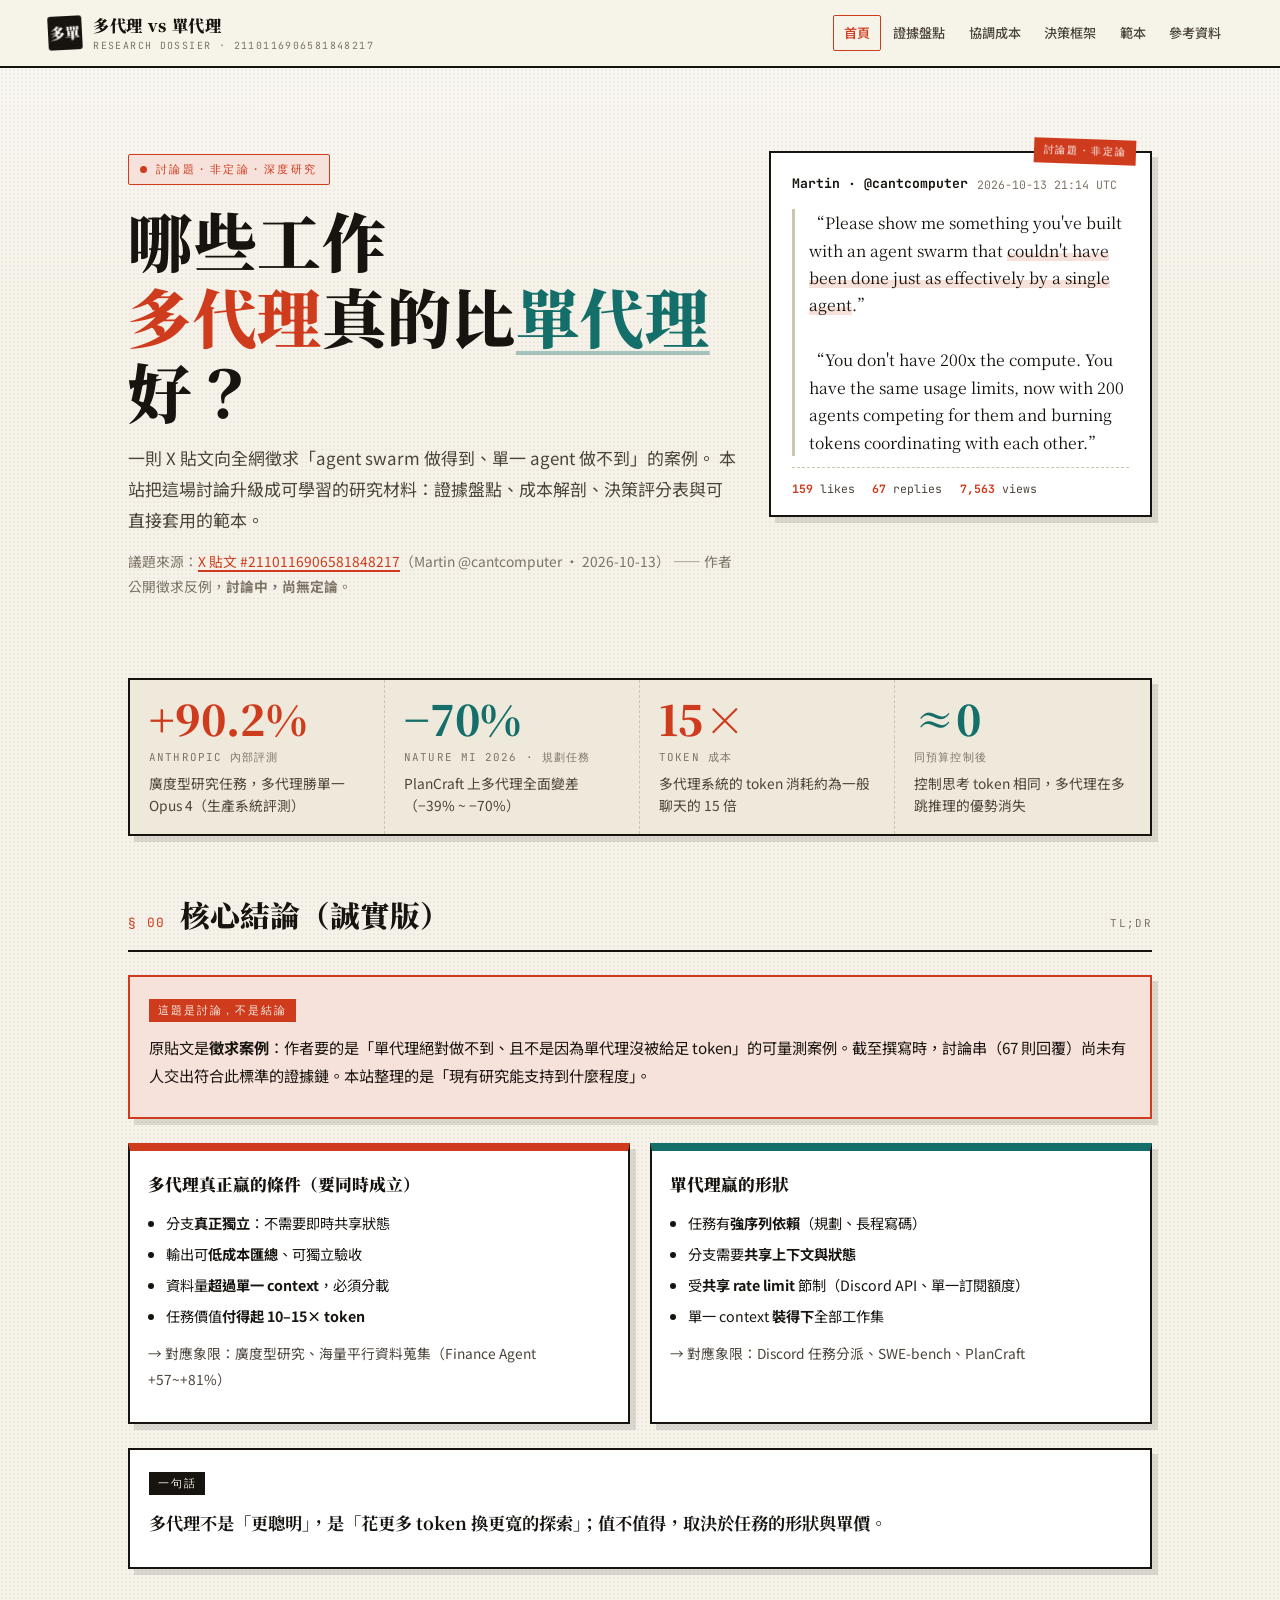
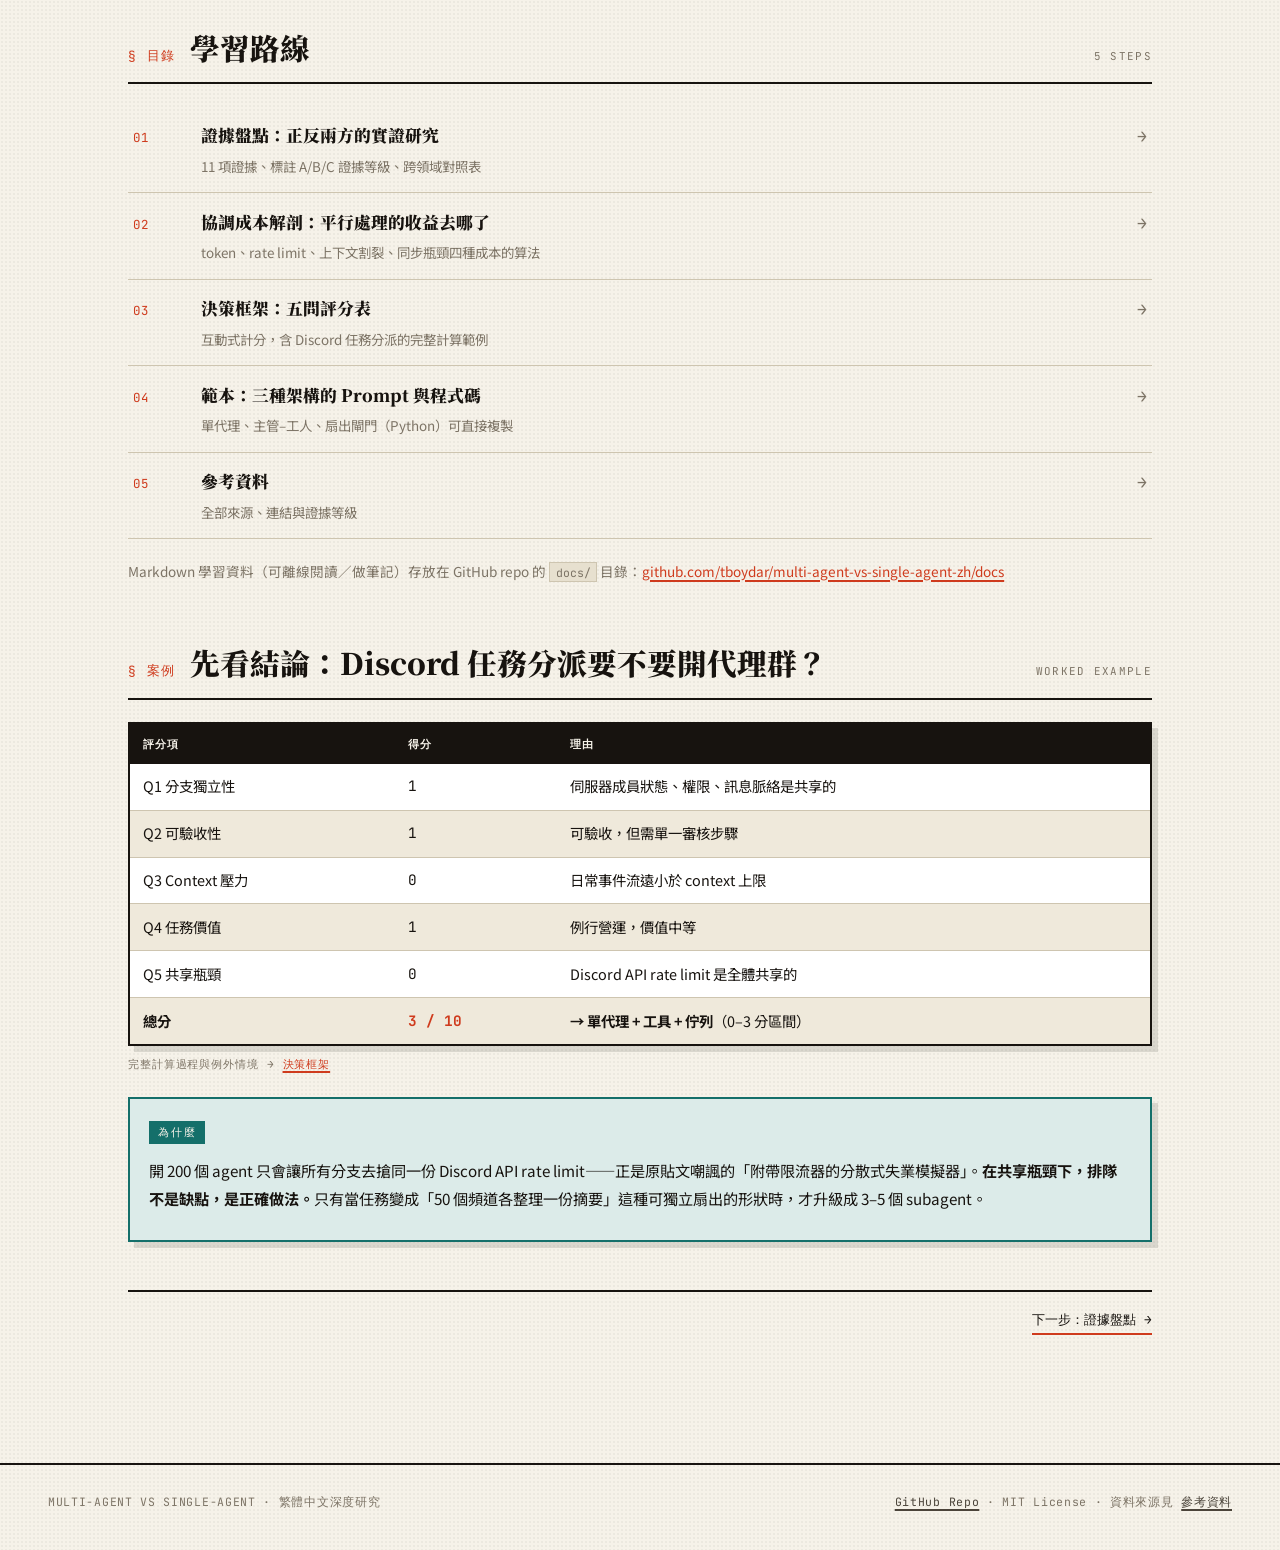
<file: index.html>
<!DOCTYPE html>
<html lang="zh-Hant">
<head>
<meta charset="UTF-8">
<meta name="viewport" content="width=device-width, initial-scale=1">
<title>多代理 vs 單代理：哪些工作真的比單代理好？｜深度研究</title>
<meta name="description" content="繁體中文深度研究：從一則 X 討論題出發，盤點多代理 vs 單代理的正反實證、協調成本解剖、五問決策框架與任務分派範本。">
<link rel="preconnect" href="https://fonts.googleapis.com">
<link rel="preconnect" href="https://fonts.gstatic.com" crossorigin>
<link href="https://fonts.googleapis.com/css2?family=Noto+Serif+TC:wght@700;900&family=Noto+Sans+TC:wght@400;500;700&family=JetBrains+Mono:wght@400;700&display=swap" rel="stylesheet">
<link rel="stylesheet" href="assets/css/style.css">
</head>
<body>

<header class="site-head">
  <a class="brand" href="index.html">
    <span class="brand-mark">多單</span>
    <span><span class="brand-name">多代理 vs 單代理</span><span class="brand-sub">RESEARCH DOSSIER · 2110116906581848217</span></span>
  </a>
  <nav class="site-nav">
    <a href="index.html" aria-current="page">首頁</a>
    <a href="evidence.html">證據盤點</a>
    <a href="coordination-cost.html">協調成本</a>
    <a href="decision-framework.html">決策框架</a>
    <a href="templates.html">範本</a>
    <a href="references.html">參考資料</a>
  </nav>
</header>

<main class="wrap">

  <!-- HERO -->
  <section class="hero hero-grid">
    <div class="reveal">
      <span class="kicker">討論題・非定論・深度研究</span>
      <h1 class="title">哪些工作<br><span class="hi">多代理</span>真的比<span class="ho">單代理</span>好？</h1>
      <p class="deck">
        一則 X 貼文向全網徵求「agent swarm 做得到、單一 agent 做不到」的案例。
        本站把這場討論升級成可學習的研究材料：證據盤點、成本解剖、決策評分表與可直接套用的範本。
      </p>
      <p class="deck" style="font-size:.86rem;color:var(--ink-3)">
        議題來源：<a href="https://x.com/i/web/status/2110116906581848217">X 貼文 #2110116906581848217</a>（Martin @cantcomputer · 2026-10-13）
        —— 作者公開徵求反例，<strong>討論中，尚無定論</strong>。
      </p>
    </div>

    <div class="tweetcard reveal">
      <div class="tweet-meta"><span class="tweet-who">Martin · @cantcomputer</span><span>2026-10-13 21:14 UTC</span></div>
      <div class="tweet-body">
        “Please show me something you've built with an agent swarm that <em>couldn't have been done just as effectively by a single agent</em>.”
        <br><br>
        “You don't have 200x the compute. You have the same usage limits, now with 200 agents competing for them and burning tokens coordinating with each other.”
      </div>
      <div class="tweet-stats"><span><b>159</b> likes</span><span><b>67</b> replies</span><span><b>7,563</b> views</span></div>
    </div>
  </section>

  <!-- STAT BAND -->
  <section class="statband reveal">
    <div class="stat">
      <div class="num">+90.2%</div>
      <span class="lbl">ANTHROPIC 內部評測</span>
      <div class="desc">廣度型研究任務，多代理勝單一 Opus 4（生產系統評測）</div>
    </div>
    <div class="stat">
      <div class="num teal">−70%</div>
      <span class="lbl">NATURE MI 2026 · 規劃任務</span>
      <div class="desc">PlanCraft 上多代理全面變差（−39% ~ −70%）</div>
    </div>
    <div class="stat">
      <div class="num">15×</div>
      <span class="lbl">TOKEN 成本</span>
      <div class="desc">多代理系統的 token 消耗約為一般聊天的 15 倍</div>
    </div>
    <div class="stat">
      <div class="num teal">≈0</div>
      <span class="lbl">同預算控制後</span>
      <div class="desc">控制思考 token 相同，多代理在多跳推理的優勢消失</div>
    </div>
  </section>

  <!-- TLDR -->
  <section class="sec">
    <div class="sec-head"><span class="sec-no">§ 00</span><h2>核心結論（誠實版）</h2><span class="tail">TL;DR</span></div>

    <div class="callout warn">
      <span class="tag">這題是討論，不是結論</span>
      <p>原貼文是<strong>徵求案例</strong>：作者要的是「單代理絕對做不到、且不是因為單代理沒被給足 token」的可量測案例。截至撰寫時，討論串（67 則回覆）尚未有人交出符合此標準的證據鏈。本站整理的是「現有研究能支持到什麼程度」。</p>
    </div>

    <div class="vs">
      <div class="col multi">
        <h4>多代理真正贏的條件（要同時成立）</h4>
        <ul>
          <li>分支<strong>真正獨立</strong>：不需要即時共享狀態</li>
          <li>輸出可<strong>低成本匯總</strong>、可獨立驗收</li>
          <li>資料量<strong>超過單一 context</strong>，必須分載</li>
          <li>任務價值<strong>付得起 10–15× token</strong></li>
        </ul>
        <p style="font-size:.86rem;color:var(--ink-2)">→ 對應象限：廣度型研究、海量平行資料蒐集（Finance Agent +57~+81%）</p>
      </div>
      <div class="col single">
        <h4>單代理贏的形狀</h4>
        <ul>
          <li>任務有<strong>強序列依賴</strong>（規劃、長程寫碼）</li>
          <li>分支需要<strong>共享上下文與狀態</strong></li>
          <li>受<strong>共享 rate limit</strong> 節制（Discord API、單一訂閱額度）</li>
          <li>單一 context <strong>裝得下</strong>全部工作集</li>
        </ul>
        <p style="font-size:.86rem;color:var(--ink-2)">→ 對應象限：Discord 任務分派、SWE-bench、PlanCraft</p>
      </div>
    </div>

    <div class="callout">
      <span class="tag">一句話</span>
      <p style="font-family:var(--serif);font-size:1.08rem"><strong>多代理不是「更聰明」，是「花更多 token 換更寬的探索」；值不值得，取決於任務的形狀與單價。</strong></p>
    </div>
  </section>

  <!-- INDEX -->
  <section class="sec">
    <div class="sec-head"><span class="sec-no">§ 目錄</span><h2>學習路線</h2><span class="tail">5 STEPS</span></div>
    <ol class="index">
      <li><a href="evidence.html"><span class="t">證據盤點：正反兩方的實證研究<span class="d">11 項證據、標註 A/B/C 證據等級、跨領域對照表</span></span><span class="arrow">→</span></a></li>
      <li><a href="coordination-cost.html"><span class="t">協調成本解剖：平行處理的收益去哪了<span class="d">token、rate limit、上下文割裂、同步瓶頸四種成本的算法</span></span><span class="arrow">→</span></a></li>
      <li><a href="decision-framework.html"><span class="t">決策框架：五問評分表<span class="d">互動式計分，含 Discord 任務分派的完整計算範例</span></span><span class="arrow">→</span></a></li>
      <li><a href="templates.html"><span class="t">範本：三種架構的 Prompt 與程式碼<span class="d">單代理、主管–工人、扇出閘門（Python）可直接複製</span></span><span class="arrow">→</span></a></li>
      <li><a href="references.html"><span class="t">參考資料<span class="d">全部來源、連結與證據等級</span></span><span class="arrow">→</span></a></li>
    </ol>
    <p style="font-size:.85rem;color:var(--ink-3)">Markdown 學習資料（可離線閱讀／做筆記）存放在 GitHub repo 的 <code class="inline">docs/</code> 目錄：<a href="https://github.com/tboydar/multi-agent-vs-single-agent-zh/tree/main/docs">github.com/tboydar/multi-agent-vs-single-agent-zh/docs</a></p>
  </section>

  <!-- Discord preview -->
  <section class="sec">
    <div class="sec-head"><span class="sec-no">§ 案例</span><h2>先看結論：Discord 任務分派要不要開代理群？</h2><span class="tail">WORKED EXAMPLE</span></div>
    <div class="tblwrap">
      <table>
        <thead><tr><th>評分項</th><th class="num">得分</th><th>理由</th></tr></thead>
        <tbody>
          <tr><td>Q1 分支獨立性</td><td class="num">1</td><td>伺服器成員狀態、權限、訊息脈絡是共享的</td></tr>
          <tr><td>Q2 可驗收性</td><td class="num">1</td><td>可驗收，但需單一審核步驟</td></tr>
          <tr><td>Q3 Context 壓力</td><td class="num">0</td><td>日常事件流遠小於 context 上限</td></tr>
          <tr><td>Q4 任務價值</td><td class="num">1</td><td>例行營運，價值中等</td></tr>
          <tr><td>Q5 共享瓶頸</td><td class="num">0</td><td>Discord API rate limit 是全體共享的</td></tr>
          <tr><td><strong>總分</strong></td><td class="num win">3 / 10</td><td><strong>→ 單代理 + 工具 + 佇列</strong>（0–3 分區間）</td></tr>
        </tbody>
      </table>
    </div>
    <p class="figcap">完整計算過程與例外情境 → <a href="decision-framework.html">決策框架</a></p>
    <div class="callout good">
      <span class="tag">為什麼</span>
      <p>開 200 個 agent 只會讓所有分支去搶同一份 Discord API rate limit——正是原貼文嘲諷的「附帶限流器的分散式失業模擬器」。<strong>在共享瓶頸下，排隊不是缺點，是正確做法。</strong>只有當任務變成「50 個頻道各整理一份摘要」這種可獨立扇出的形狀時，才升級成 3–5 個 subagent。</p>
    </div>
  </section>

  <div class="prevnext">
    <span></span>
    <a href="evidence.html">下一步：證據盤點 →</a>
  </div>
</main>

<footer class="site-foot">
  <span>MULTI-AGENT VS SINGLE-AGENT · 繁體中文深度研究</span>
  <span><a href="https://github.com/tboydar/multi-agent-vs-single-agent-zh">GitHub Repo</a> · MIT License · 資料來源見 <a href="references.html">參考資料</a></span>
</footer>

</body>
</html>
</file>
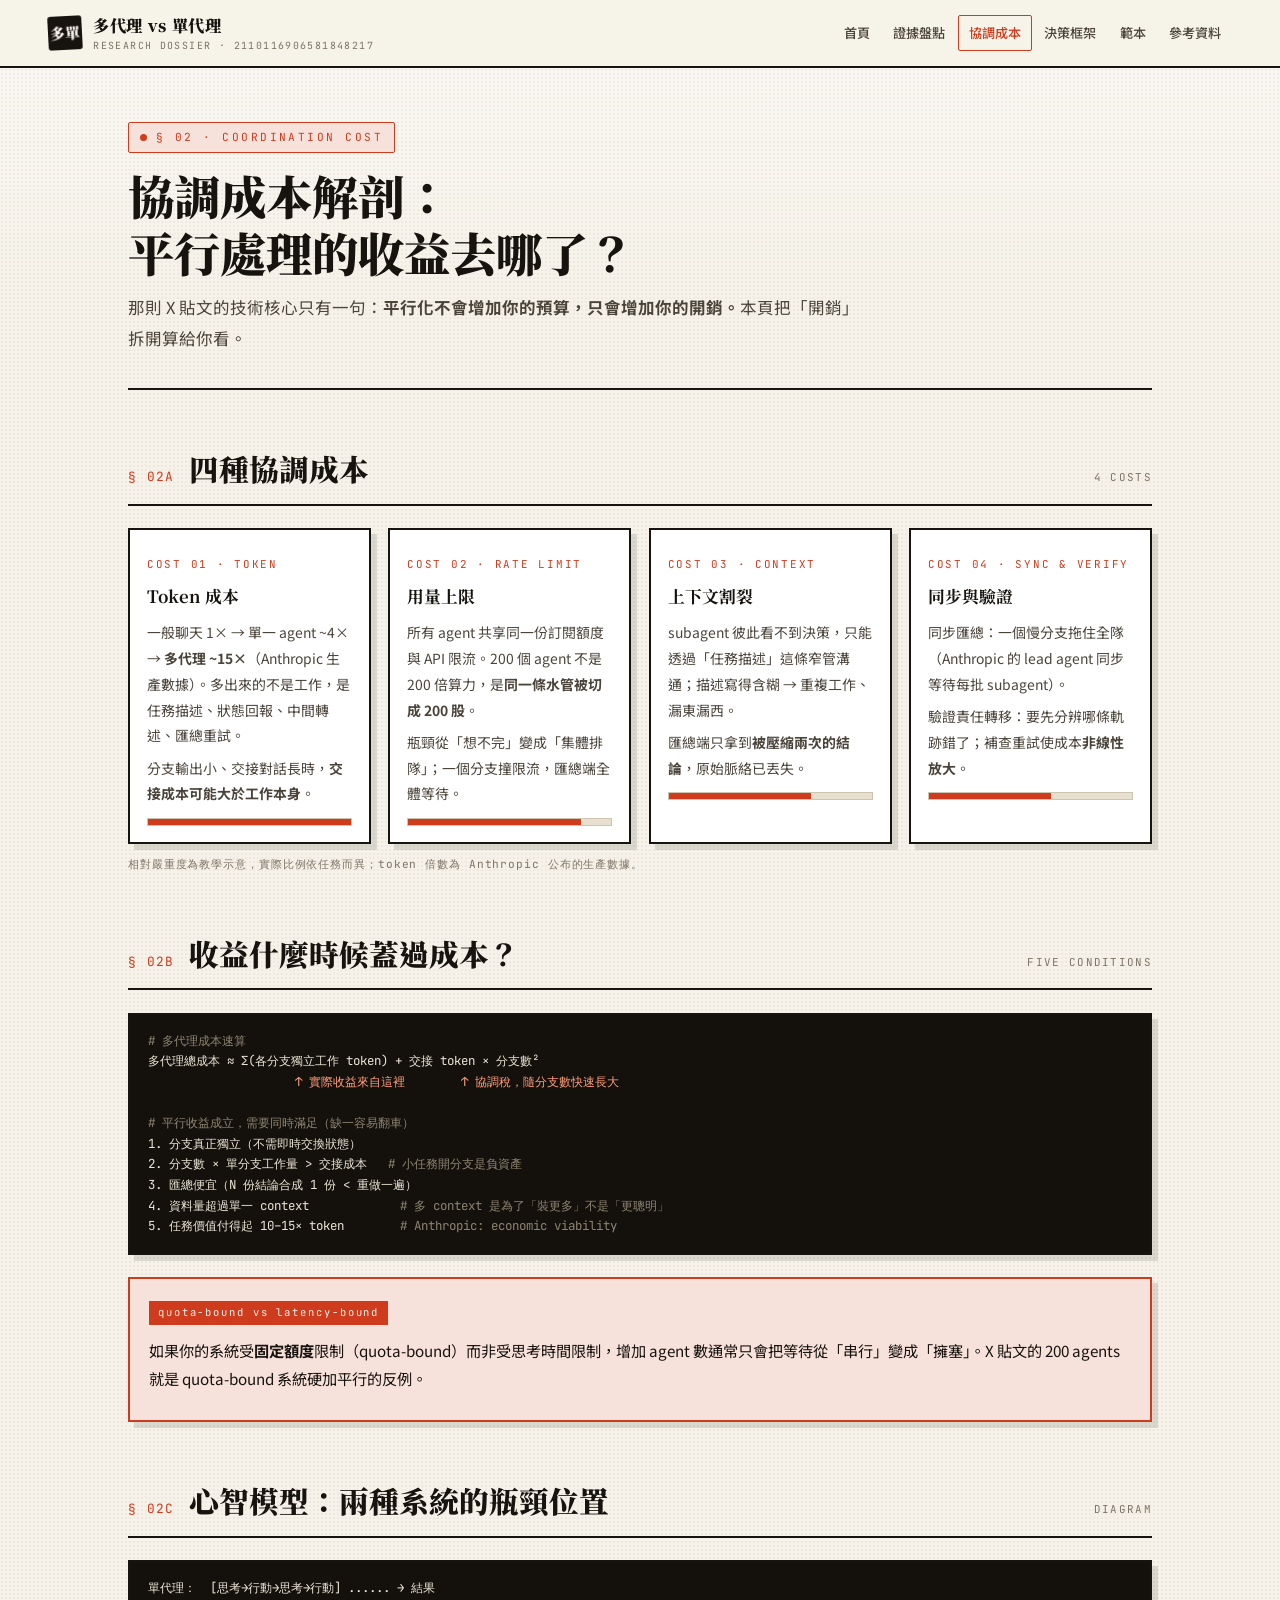
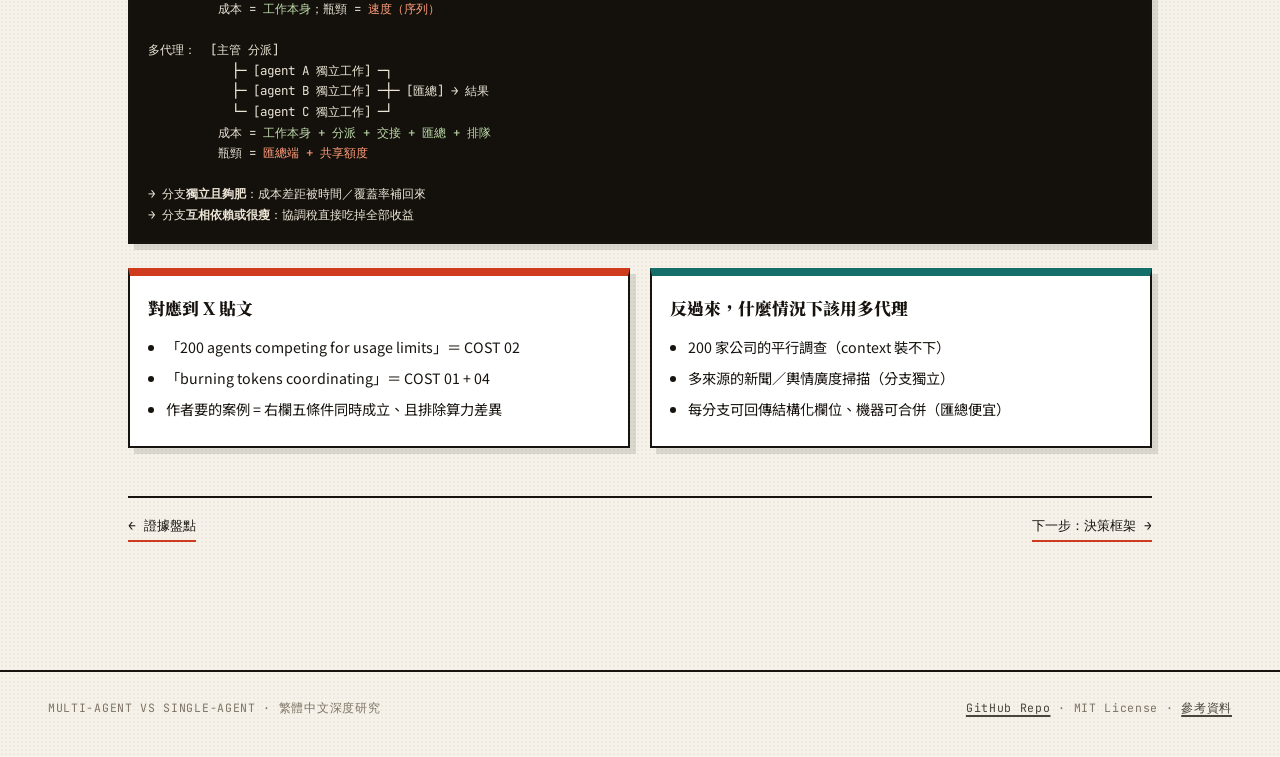
<file: coordination-cost.html>
<!DOCTYPE html>
<html lang="zh-Hant">
<head>
<meta charset="UTF-8">
<meta name="viewport" content="width=device-width, initial-scale=1">
<title>協調成本解剖：平行處理的收益去哪了｜多代理 vs 單代理</title>
<meta name="description" content="四種協調成本（token、rate limit、上下文割裂、同步瓶頸）的解剖，與平行收益成立的五個條件。">
<link rel="preconnect" href="https://fonts.googleapis.com">
<link rel="preconnect" href="https://fonts.gstatic.com" crossorigin>
<link href="https://fonts.googleapis.com/css2?family=Noto+Serif+TC:wght@700;900&family=Noto+Sans+TC:wght@400;500;700&family=JetBrains+Mono:wght@400;700&display=swap" rel="stylesheet">
<link rel="stylesheet" href="assets/css/style.css">
</head>
<body>

<header class="site-head">
  <a class="brand" href="index.html">
    <span class="brand-mark">多單</span>
    <span><span class="brand-name">多代理 vs 單代理</span><span class="brand-sub">RESEARCH DOSSIER · 2110116906581848217</span></span>
  </a>
  <nav class="site-nav">
    <a href="index.html">首頁</a>
    <a href="evidence.html">證據盤點</a>
    <a href="coordination-cost.html" aria-current="page">協調成本</a>
    <a href="decision-framework.html">決策框架</a>
    <a href="templates.html">範本</a>
    <a href="references.html">參考資料</a>
  </nav>
</header>

<main class="wrap">

  <div class="pagehead">
    <span class="kicker">§ 02 · COORDINATION COST</span>
    <h1>協調成本解剖：<br>平行處理的收益去哪了？</h1>
    <p>那則 X 貼文的技術核心只有一句：<strong>平行化不會增加你的預算，只會增加你的開銷。</strong>本頁把「開銷」拆開算給你看。</p>
  </div>

  <!-- four costs -->
  <section class="sec">
    <div class="sec-head"><span class="sec-no">§ 02A</span><h2>四種協調成本</h2><span class="tail">4 COSTS</span></div>

    <div class="cost-grid">
      <div class="cost">
        <span class="ci">COST 01 · TOKEN</span>
        <h4>Token 成本</h4>
        <p>一般聊天 1× → 單一 agent ~4× → <strong>多代理 ~15×</strong>（Anthropic 生產數據）。多出來的不是工作，是任務描述、狀態回報、中間轉述、匯總重試。</p>
        <p>分支輸出小、交接對話長時，<strong>交接成本可能大於工作本身</strong>。</p>
        <div class="meter"><i style="width:100%"></i></div>
      </div>
      <div class="cost">
        <span class="ci">COST 02 · RATE LIMIT</span>
        <h4>用量上限</h4>
        <p>所有 agent 共享同一份訂閱額度與 API 限流。200 個 agent 不是 200 倍算力，是<strong>同一條水管被切成 200 股</strong>。</p>
        <p>瓶頸從「想不完」變成「集體排隊」；一個分支撞限流，匯總端全體等待。</p>
        <div class="meter"><i style="width:85%"></i></div>
      </div>
      <div class="cost">
        <span class="ci">COST 03 · CONTEXT</span>
        <h4>上下文割裂</h4>
        <p>subagent 彼此看不到決策，只能透過「任務描述」這條窄管溝通；描述寫得含糊 → 重複工作、漏東漏西。</p>
        <p>匯總端只拿到<strong>被壓縮兩次的結論</strong>，原始脈絡已丟失。</p>
        <div class="meter"><i style="width:70%"></i></div>
      </div>
      <div class="cost">
        <span class="ci">COST 04 · SYNC &amp; VERIFY</span>
        <h4>同步與驗證</h4>
        <p>同步匯總：一個慢分支拖住全隊（Anthropic 的 lead agent 同步等待每批 subagent）。</p>
        <p>驗證責任轉移：要先分辨哪條軌跡錯了；補查重試使成本<strong>非線性放大</strong>。</p>
        <div class="meter"><i style="width:60%"></i></div>
      </div>
    </div>
    <p class="figcap">相對嚴重度為教學示意，實際比例依任務而異；token 倍數為 Anthropic 公布的生產數據。</p>
  </section>

  <!-- formula -->
  <section class="sec">
    <div class="sec-head"><span class="sec-no">§ 02B</span><h2>收益什麼時候蓋過成本？</h2><span class="tail">FIVE CONDITIONS</span></div>

<pre><span class="c"># 多代理成本速算</span>
多代理總成本 ≈ Σ(各分支獨立工作 token) + 交接 token × 分支數²
                     <span class="k">↑ 實際收益來自這裡</span>        <span class="k">↑ 協調稅，隨分支數快速長大</span>

<span class="c"># 平行收益成立，需要同時滿足（缺一容易翻車）</span>
1. 分支真正獨立（不需即時交換狀態）
2. 分支數 × 單分支工作量 &gt; 交接成本   <span class="c"># 小任務開分支是負資產</span>
3. 匯總便宜（N 份結論合成 1 份 &lt; 重做一遍）
4. 資料量超過單一 context             <span class="c"># 多 context 是為了「裝更多」不是「更聰明」</span>
5. 任務價值付得起 10–15× token        <span class="c"># Anthropic: economic viability</span>
</pre>

    <div class="callout warn">
      <span class="tag">quota-bound vs latency-bound</span>
      <p>如果你的系統受<strong>固定額度</strong>限制（quota-bound）而非受思考時間限制，增加 agent 數通常只會把等待從「串行」變成「擁塞」。X 貼文的 200 agents 就是 quota-bound 系統硬加平行的反例。</p>
    </div>
  </section>

  <!-- mental model -->
  <section class="sec">
    <div class="sec-head"><span class="sec-no">§ 02C</span><h2>心智模型：兩種系統的瓶頸位置</h2><span class="tail">DIAGRAM</span></div>

<pre>單代理：  [思考→行動→思考→行動] ...... → 結果
          成本 = <span class="s">工作本身</span>；瓶頸 = <span class="k">速度（序列）</span>

多代理：  [主管 分派]
            ├─ [agent A 獨立工作] ─┐
            ├─ [agent B 獨立工作] ─┼─ [匯總] → 結果
            └─ [agent C 獨立工作] ─┘
          成本 = <span class="s">工作本身 + 分派 + 交接 + 匯總 + 排隊</span>
          瓶頸 = <span class="k">匯總端 + 共享額度</span>

→ 分支<strong>獨立且夠肥</strong>：成本差距被時間／覆蓋率補回來
→ 分支<strong>互相依賴或很瘦</strong>：協調稅直接吃掉全部收益</pre>

    <div class="vs">
      <div class="col multi">
        <h4>對應到 X 貼文</h4>
        <ul>
          <li>「200 agents competing for usage limits」＝ COST 02</li>
          <li>「burning tokens coordinating」＝ COST 01 + 04</li>
          <li>作者要的案例 = 右欄五條件同時成立、且排除算力差異</li>
        </ul>
      </div>
      <div class="col single">
        <h4>反過來，什麼情況下該用多代理</h4>
        <ul>
          <li>200 家公司的平行調查（context 裝不下）</li>
          <li>多來源的新聞／輿情廣度掃描（分支獨立）</li>
          <li>每分支可回傳結構化欄位、機器可合併（匯總便宜）</li>
        </ul>
      </div>
    </div>
  </section>

  <div class="prevnext">
    <a href="evidence.html">← 證據盤點</a>
    <a href="decision-framework.html">下一步：決策框架 →</a>
  </div>
</main>

<footer class="site-foot">
  <span>MULTI-AGENT VS SINGLE-AGENT · 繁體中文深度研究</span>
  <span><a href="https://github.com/tboydar/multi-agent-vs-single-agent-zh">GitHub Repo</a> · MIT License · <a href="references.html">參考資料</a></span>
</footer>

</body>
</html>
</file>
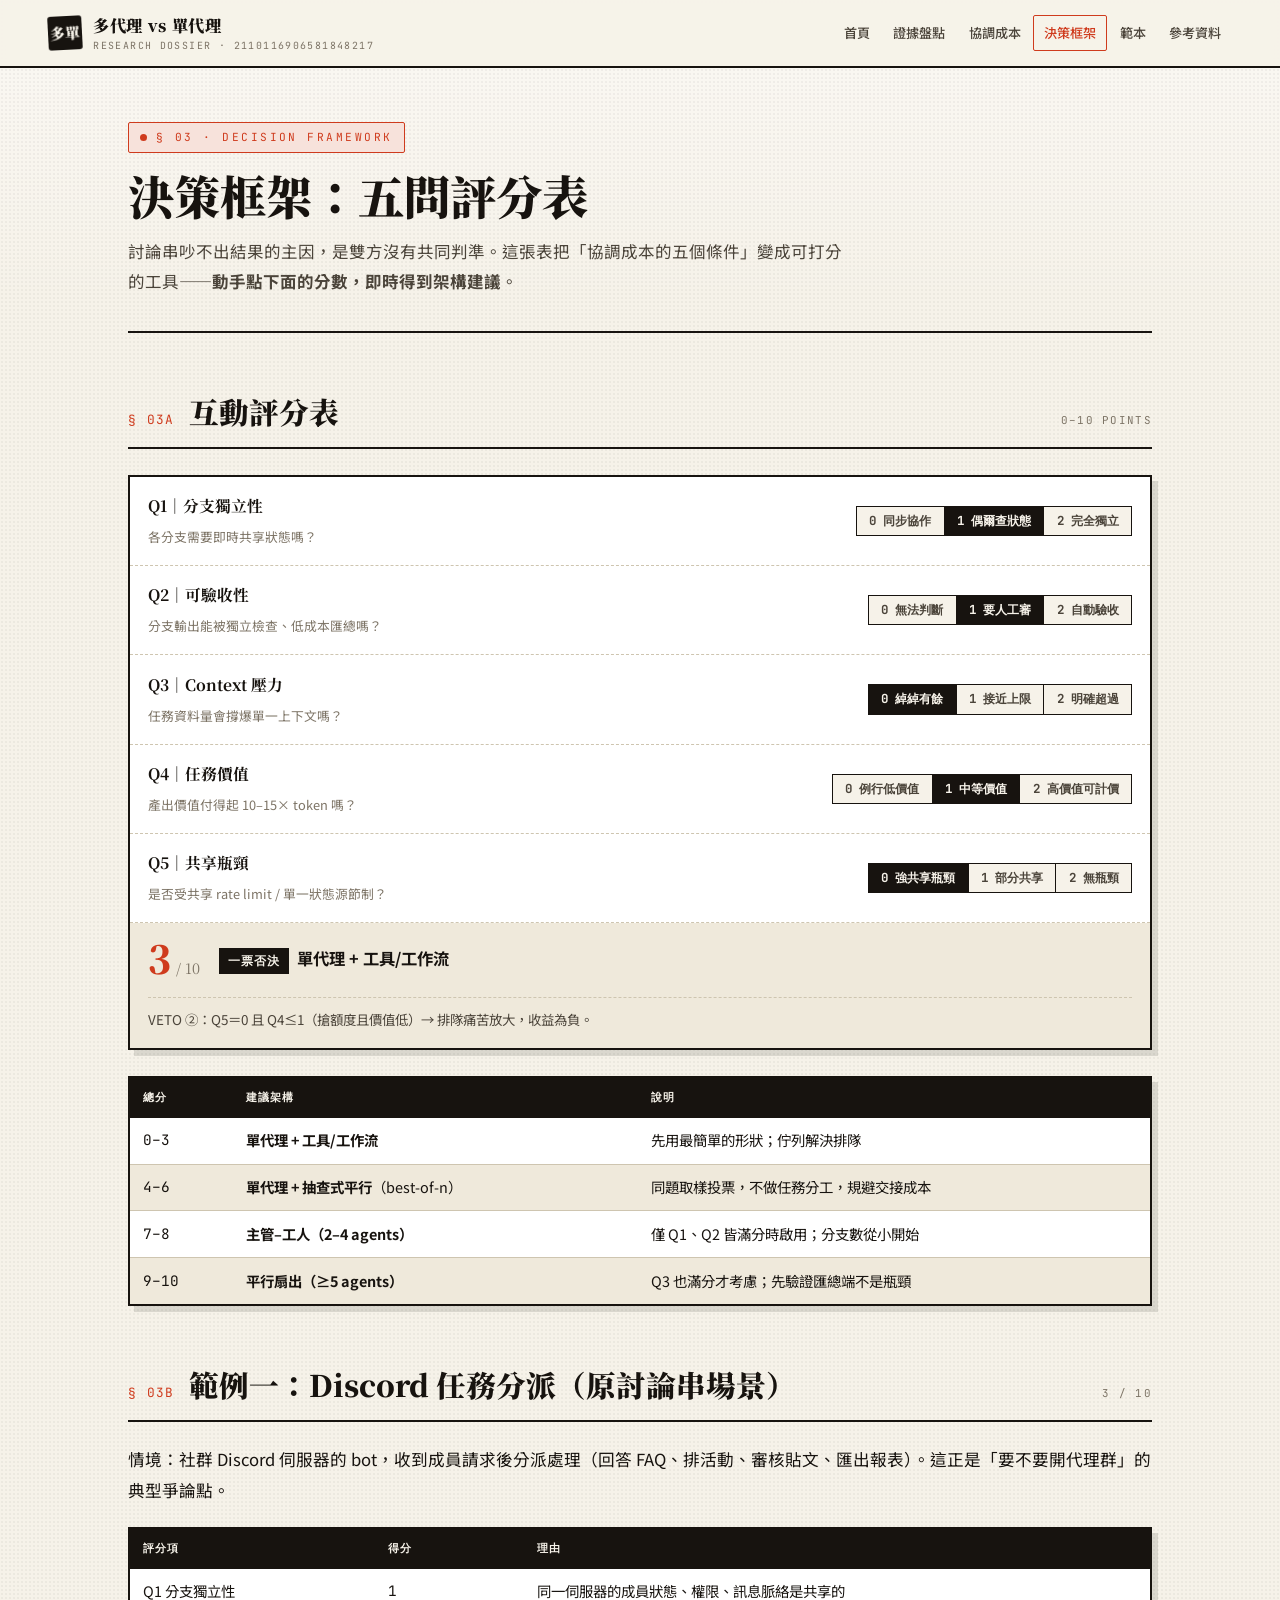
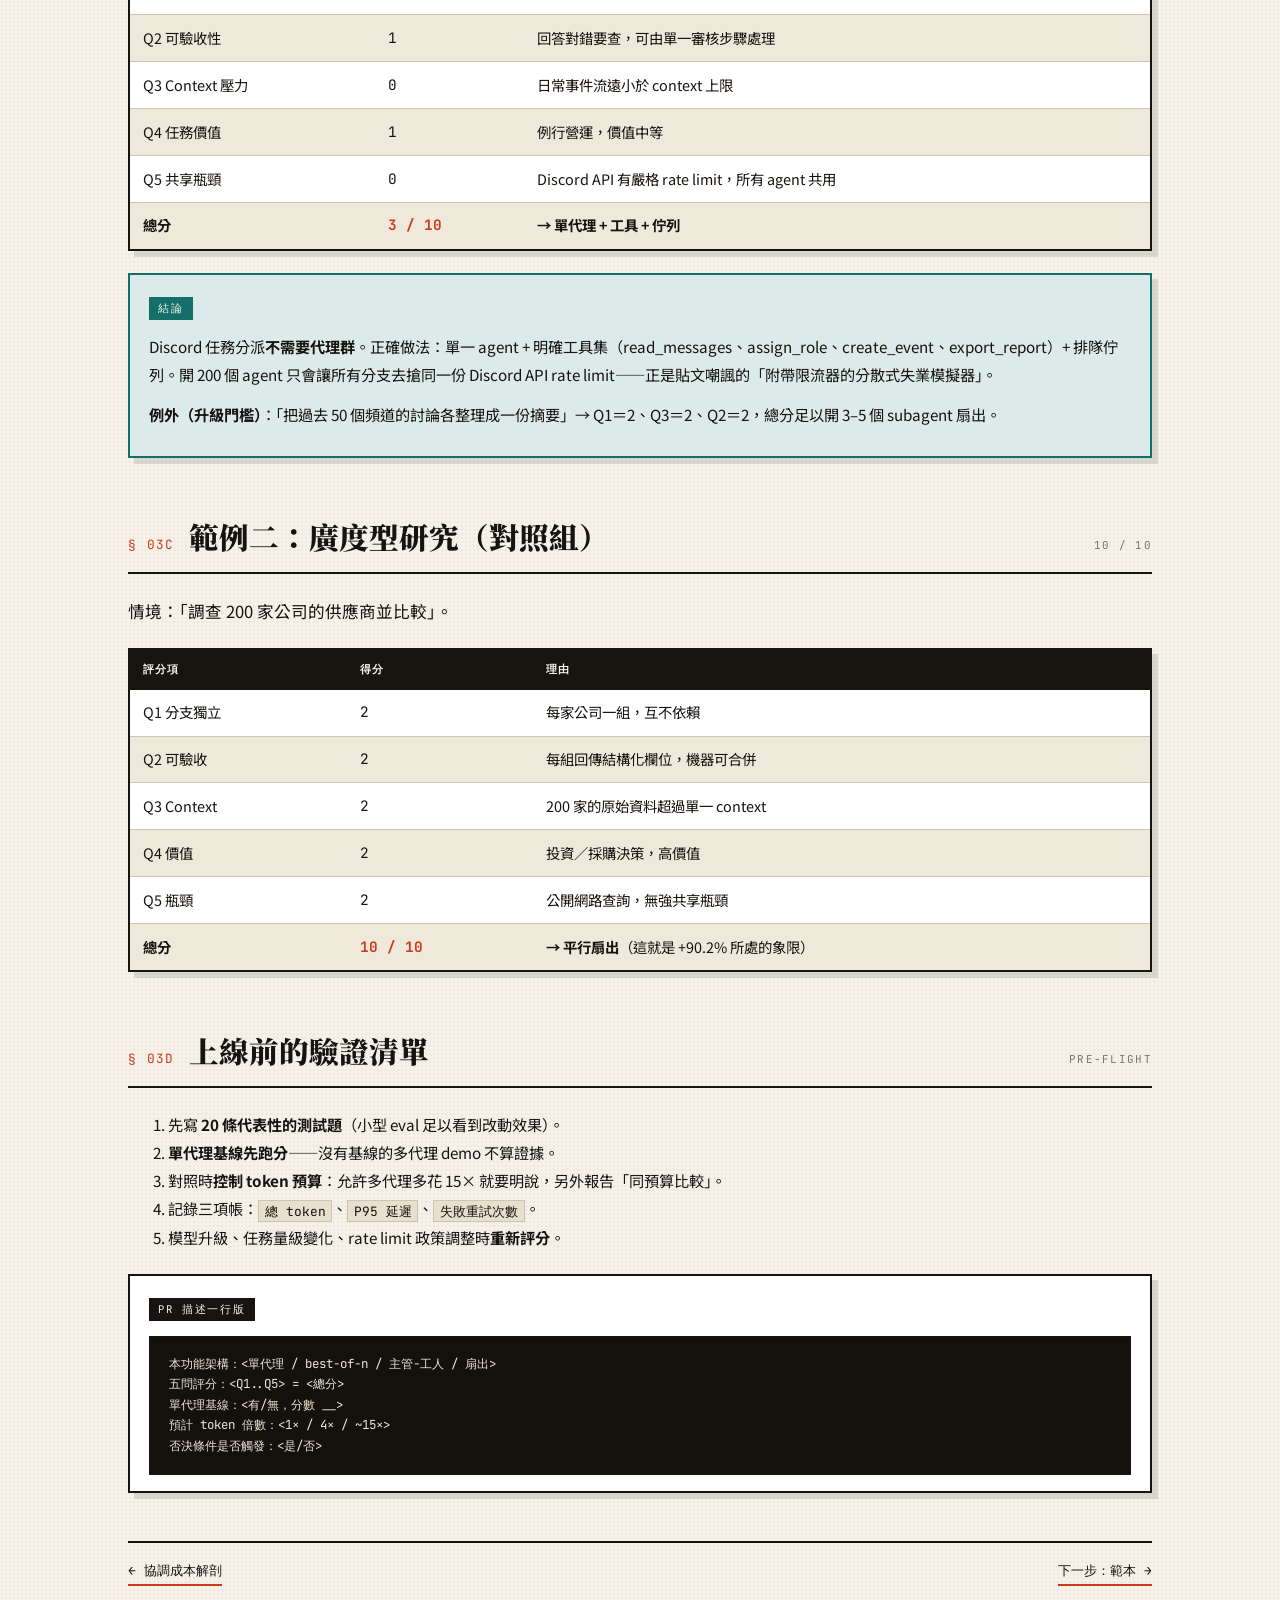
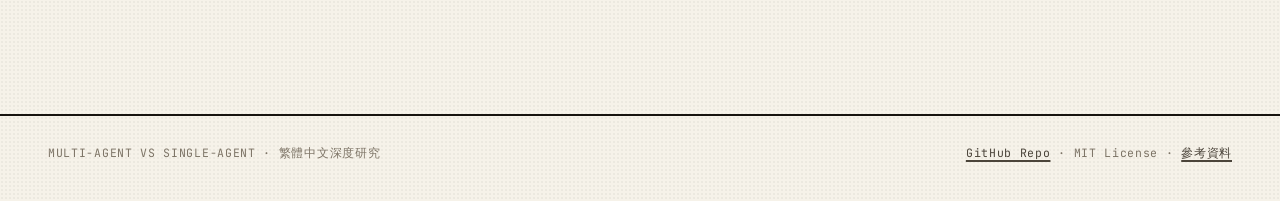
<file: decision-framework.html>
<!DOCTYPE html>
<html lang="zh-Hant">
<head>
<meta charset="UTF-8">
<meta name="viewport" content="width=device-width, initial-scale=1">
<title>決策框架：五問評分表（互動式）｜多代理 vs 單代理</title>
<meta name="description" content="五問評分表 + 兩條一票否決：量化判斷任務該用單代理、best-of-n、主管–工人還是平行扇出。含 Discord 任務分派範例。">
<link rel="preconnect" href="https://fonts.googleapis.com">
<link rel="preconnect" href="https://fonts.gstatic.com" crossorigin>
<link href="https://fonts.googleapis.com/css2?family=Noto+Serif+TC:wght@700;900&family=Noto+Sans+TC:wght@400;500;700&family=JetBrains+Mono:wght@400;700&display=swap" rel="stylesheet">
<link rel="stylesheet" href="assets/css/style.css">
</head>
<body>

<header class="site-head">
  <a class="brand" href="index.html">
    <span class="brand-mark">多單</span>
    <span><span class="brand-name">多代理 vs 單代理</span><span class="brand-sub">RESEARCH DOSSIER · 2110116906581848217</span></span>
  </a>
  <nav class="site-nav">
    <a href="index.html">首頁</a>
    <a href="evidence.html">證據盤點</a>
    <a href="coordination-cost.html">協調成本</a>
    <a href="decision-framework.html" aria-current="page">決策框架</a>
    <a href="templates.html">範本</a>
    <a href="references.html">參考資料</a>
  </nav>
</header>

<main class="wrap">

  <div class="pagehead">
    <span class="kicker">§ 03 · DECISION FRAMEWORK</span>
    <h1>決策框架：五問評分表</h1>
    <p>討論串吵不出結果的主因，是雙方沒有共同判準。這張表把「協調成本的五個條件」變成可打分的工具——<strong>動手點下面的分數，即時得到架構建議</strong>。</p>
  </div>

  <!-- interactive score -->
  <section class="sec">
    <div class="sec-head"><span class="sec-no">§ 03A</span><h2>互動評分表</h2><span class="tail">0–10 POINTS</span></div>

    <div class="scorebox" id="scorebox">
      <div class="score-q" data-q="q1">
        <div class="qtxt"><strong>Q1｜分支獨立性</strong><span>各分支需要即時共享狀態嗎？</span></div>
        <div class="seg"><button data-v="0">0 同步協作</button><button data-v="1">1 偶爾查狀態</button><button data-v="2">2 完全獨立</button></div>
      </div>
      <div class="score-q" data-q="q2">
        <div class="qtxt"><strong>Q2｜可驗收性</strong><span>分支輸出能被獨立檢查、低成本匯總嗎？</span></div>
        <div class="seg"><button data-v="0">0 無法判斷</button><button data-v="1">1 要人工審</button><button data-v="2">2 自動驗收</button></div>
      </div>
      <div class="score-q" data-q="q3">
        <div class="qtxt"><strong>Q3｜Context 壓力</strong><span>任務資料量會撐爆單一上下文嗎？</span></div>
        <div class="seg"><button data-v="0">0 綽綽有餘</button><button data-v="1">1 接近上限</button><button data-v="2">2 明確超過</button></div>
      </div>
      <div class="score-q" data-q="q4">
        <div class="qtxt"><strong>Q4｜任務價值</strong><span>產出價值付得起 10–15× token 嗎？</span></div>
        <div class="seg"><button data-v="0">0 例行低價值</button><button data-v="1">1 中等價值</button><button data-v="2">2 高價值可計價</button></div>
      </div>
      <div class="score-q" data-q="q5">
        <div class="qtxt"><strong>Q5｜共享瓶頸</strong><span>是否受共享 rate limit / 單一狀態源節制？</span></div>
        <div class="seg"><button data-v="0">0 強共享瓶頸</button><button data-v="1">1 部分共享</button><button data-v="2">2 無瓶頸</button></div>
      </div>
      <div class="score-result">
        <div class="score-total"><span id="total">0</span><small> / 10</small></div>
        <div class="score-verdict" id="verdict"><span class="badge">建議</span>請先點選各題分數</div>
        <div class="score-note" id="note">兩條一票否決：① Q1＝0（分支必須同步協作）→ 無論總分一律單代理；② Q5＝0 且 Q4≤1（搶額度且價值低）→ 放大排隊痛苦，收益為負。</div>
      </div>
    </div>

    <div class="tblwrap">
      <table>
        <thead><tr><th class="num">總分</th><th>建議架構</th><th>說明</th></tr></thead>
        <tbody>
          <tr><td class="num">0–3</td><td><strong>單代理 + 工具/工作流</strong></td><td>先用最簡單的形狀；佇列解決排隊</td></tr>
          <tr><td class="num">4–6</td><td><strong>單代理 + 抽查式平行</strong>（best-of-n）</td><td>同題取樣投票，不做任務分工，規避交接成本</td></tr>
          <tr><td class="num">7–8</td><td><strong>主管–工人（2–4 agents）</strong></td><td>僅 Q1、Q2 皆滿分時啟用；分支數從小開始</td></tr>
          <tr><td class="num">9–10</td><td><strong>平行扇出（≥5 agents）</strong></td><td>Q3 也滿分才考慮；先驗證匯總端不是瓶頸</td></tr>
        </tbody>
      </table>
    </div>
  </section>

  <!-- worked example -->
  <section class="sec">
    <div class="sec-head"><span class="sec-no">§ 03B</span><h2>範例一：Discord 任務分派（原討論串場景）</h2><span class="tail">3 / 10</span></div>
    <p class="lead">情境：社群 Discord 伺服器的 bot，收到成員請求後分派處理（回答 FAQ、排活動、審核貼文、匯出報表）。這正是「要不要開代理群」的典型爭論點。</p>

    <div class="tblwrap">
      <table>
        <thead><tr><th>評分項</th><th class="num">得分</th><th>理由</th></tr></thead>
        <tbody>
          <tr><td>Q1 分支獨立性</td><td class="num">1</td><td>同一伺服器的成員狀態、權限、訊息脈絡是共享的</td></tr>
          <tr><td>Q2 可驗收性</td><td class="num">1</td><td>回答對錯要查，可由單一審核步驟處理</td></tr>
          <tr><td>Q3 Context 壓力</td><td class="num">0</td><td>日常事件流遠小於 context 上限</td></tr>
          <tr><td>Q4 任務價值</td><td class="num">1</td><td>例行營運，價值中等</td></tr>
          <tr><td>Q5 共享瓶頸</td><td class="num">0</td><td>Discord API 有嚴格 rate limit，所有 agent 共用</td></tr>
          <tr><td><strong>總分</strong></td><td class="num win">3 / 10</td><td><strong>→ 單代理 + 工具 + 佇列</strong></td></tr>
        </tbody>
      </table>
    </div>

    <div class="callout good">
      <span class="tag">結論</span>
      <p>Discord 任務分派<strong>不需要代理群</strong>。正確做法：單一 agent + 明確工具集（read_messages、assign_role、create_event、export_report）+ 排隊佇列。開 200 個 agent 只會讓所有分支去搶同一份 Discord API rate limit——正是貼文嘲諷的「附帶限流器的分散式失業模擬器」。</p>
      <p><strong>例外（升級門檻）</strong>：「把過去 50 個頻道的討論各整理成一份摘要」→ Q1＝2、Q3＝2、Q2＝2，總分足以開 3–5 個 subagent 扇出。</p>
    </div>
  </section>

  <section class="sec">
    <div class="sec-head"><span class="sec-no">§ 03C</span><h2>範例二：廣度型研究（對照組）</h2><span class="tail">10 / 10</span></div>
    <p class="lead">情境：「調查 200 家公司的供應商並比較」。</p>
    <div class="tblwrap">
      <table>
        <thead><tr><th>評分項</th><th class="num">得分</th><th>理由</th></tr></thead>
        <tbody>
          <tr><td>Q1 分支獨立</td><td class="num">2</td><td>每家公司一組，互不依賴</td></tr>
          <tr><td>Q2 可驗收</td><td class="num">2</td><td>每組回傳結構化欄位，機器可合併</td></tr>
          <tr><td>Q3 Context</td><td class="num">2</td><td>200 家的原始資料超過單一 context</td></tr>
          <tr><td>Q4 價值</td><td class="num">2</td><td>投資／採購決策，高價值</td></tr>
          <tr><td>Q5 瓶頸</td><td class="num">2</td><td>公開網路查詢，無強共享瓶頸</td></tr>
          <tr><td><strong>總分</strong></td><td class="num win">10 / 10</td><td><strong>→ 平行扇出</strong>（這就是 +90.2% 所處的象限）</td></tr>
        </tbody>
      </table>
    </div>
  </section>

  <section class="sec">
    <div class="sec-head"><span class="sec-no">§ 03D</span><h2>上線前的驗證清單</h2><span class="tail">PRE-FLIGHT</span></div>
    <ol style="font-size:.95rem">
      <li>先寫 <strong>20 條代表性的測試題</strong>（小型 eval 足以看到改動效果）。</li>
      <li><strong>單代理基線先跑分</strong>——沒有基線的多代理 demo 不算證據。</li>
      <li>對照時<strong>控制 token 預算</strong>：允許多代理多花 15× 就要明說，另外報告「同預算比較」。</li>
      <li>記錄三項帳：<code class="inline">總 token</code>、<code class="inline">P95 延遲</code>、<code class="inline">失敗重試次數</code>。</li>
      <li>模型升級、任務量級變化、rate limit 政策調整時<strong>重新評分</strong>。</li>
    </ol>
    <div class="callout">
      <span class="tag">PR 描述一行版</span>
      <pre style="margin:.4rem 0 0;box-shadow:none">本功能架構：&lt;單代理 / best-of-n / 主管-工人 / 扇出&gt;
五問評分：&lt;Q1..Q5&gt; = &lt;總分&gt;
單代理基線：&lt;有/無，分數 __&gt;
預計 token 倍數：&lt;1× / 4× / ~15×&gt;
否決條件是否觸發：&lt;是/否&gt;</pre>
    </div>
  </section>

  <div class="prevnext">
    <a href="coordination-cost.html">← 協調成本解剖</a>
    <a href="templates.html">下一步：範本 →</a>
  </div>
</main>

<footer class="site-foot">
  <span>MULTI-AGENT VS SINGLE-AGENT · 繁體中文深度研究</span>
  <span><a href="https://github.com/tboydar/multi-agent-vs-single-agent-zh">GitHub Repo</a> · MIT License · <a href="references.html">參考資料</a></span>
</footer>

<script>
(function () {
  var state = { q1: 0, q2: 0, q3: 0, q4: 0, q5: 0 };
  var box = document.getElementById('scorebox');

  function verdict() {
    var s = state.q1 + state.q2 + state.q3 + state.q4 + state.q5;
    document.getElementById('total').textContent = s;
    var v = document.getElementById('verdict');
    var note = document.getElementById('note');
    var veto = '';
    if (state.q1 === 0) veto = 'VETO ①：Q1＝0（分支必須同步協作）→ 無論總分一律單代理。';
    else if (state.q5 === 0 && state.q4 <= 1) veto = 'VETO ②：Q5＝0 且 Q4≤1（搶額度且價值低）→ 排隊痛苦放大，收益為負。';

    if (veto) {
      v.innerHTML = '<span class="badge">一票否決</span>單代理 + 工具/工作流';
      note.textContent = veto;
      return;
    }
    if (s <= 3) v.innerHTML = '<span class="badge">建議</span>單代理 + 工具/工作流（先用最簡單的形狀）';
    else if (s <= 6) v.innerHTML = '<span class="badge">建議</span>單代理 + 抽查式平行（best-of-n，不做任務分工）';
    else if (s <= 8) v.innerHTML = '<span class="badge">建議</span>主管–工人（2–4 agents，僅 Q1、Q2 皆滿分時）';
    else v.innerHTML = '<span class="badge">建議</span>平行扇出（≥5 agents，先驗證匯總端不是瓶頸）';
    note.textContent = '兩條一票否決：① Q1＝0（分支必須同步協作）→ 無論總分一律單代理；② Q5＝0 且 Q4≤1（搶額度且價值低）→ 放大排隊痛苦，收益為負。';
  }

  box.querySelectorAll('.score-q').forEach(function (row) {
    var key = row.getAttribute('data-q');
    row.querySelectorAll('.seg button').forEach(function (btn) {
      btn.addEventListener('click', function () {
        row.querySelectorAll('.seg button').forEach(function (b) { b.classList.remove('on'); });
        btn.classList.add('on');
        state[key] = parseInt(btn.getAttribute('data-v'), 10);
        verdict();
      });
    });
  });

  // 預設載入 Discord 例子的分數
  var preset = { q1: 1, q2: 1, q3: 0, q4: 1, q5: 0 };
  Object.keys(preset).forEach(function (key) {
    var row = box.querySelector('[data-q="' + key + '"]');
    var btn = row.querySelector('.seg button[data-v="' + preset[key] + '"]');
    btn.classList.add('on');
    state[key] = preset[key];
  });
  verdict();
})();
</script>

</body>
</html>
</file>
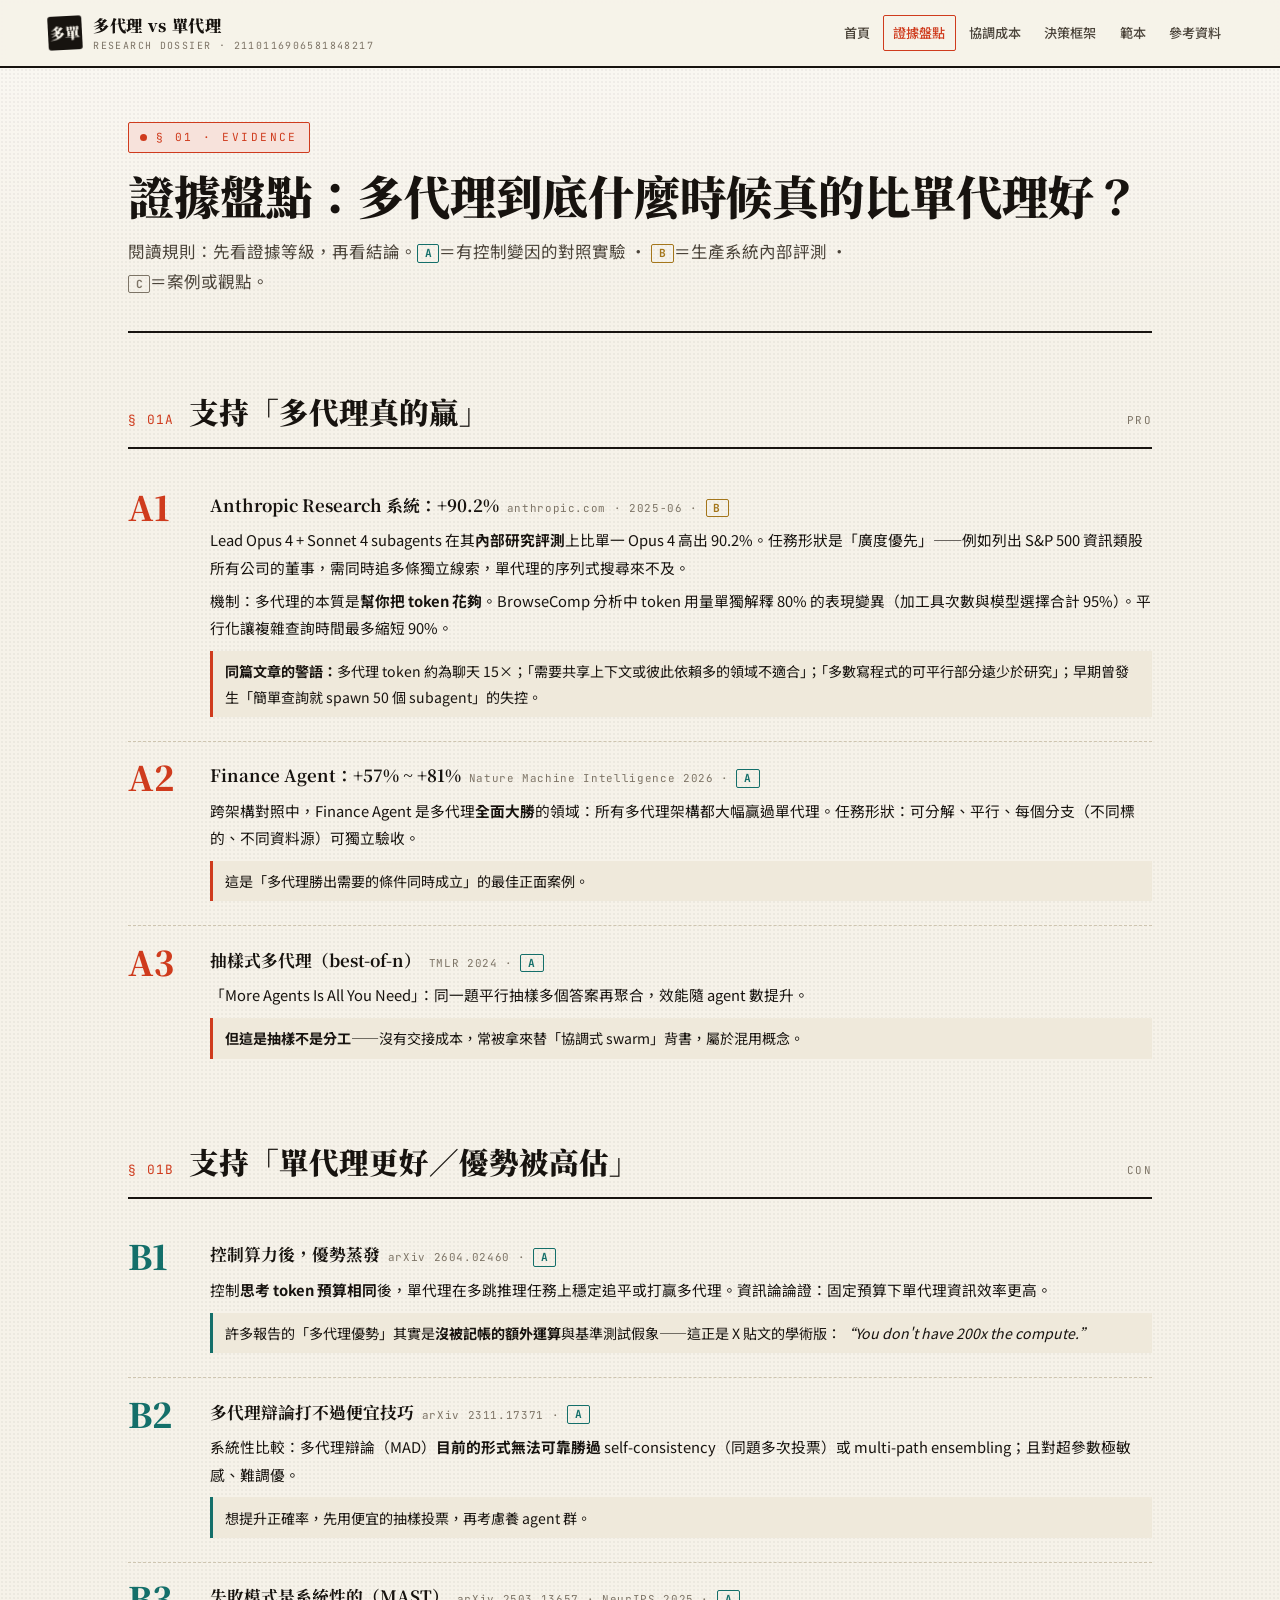
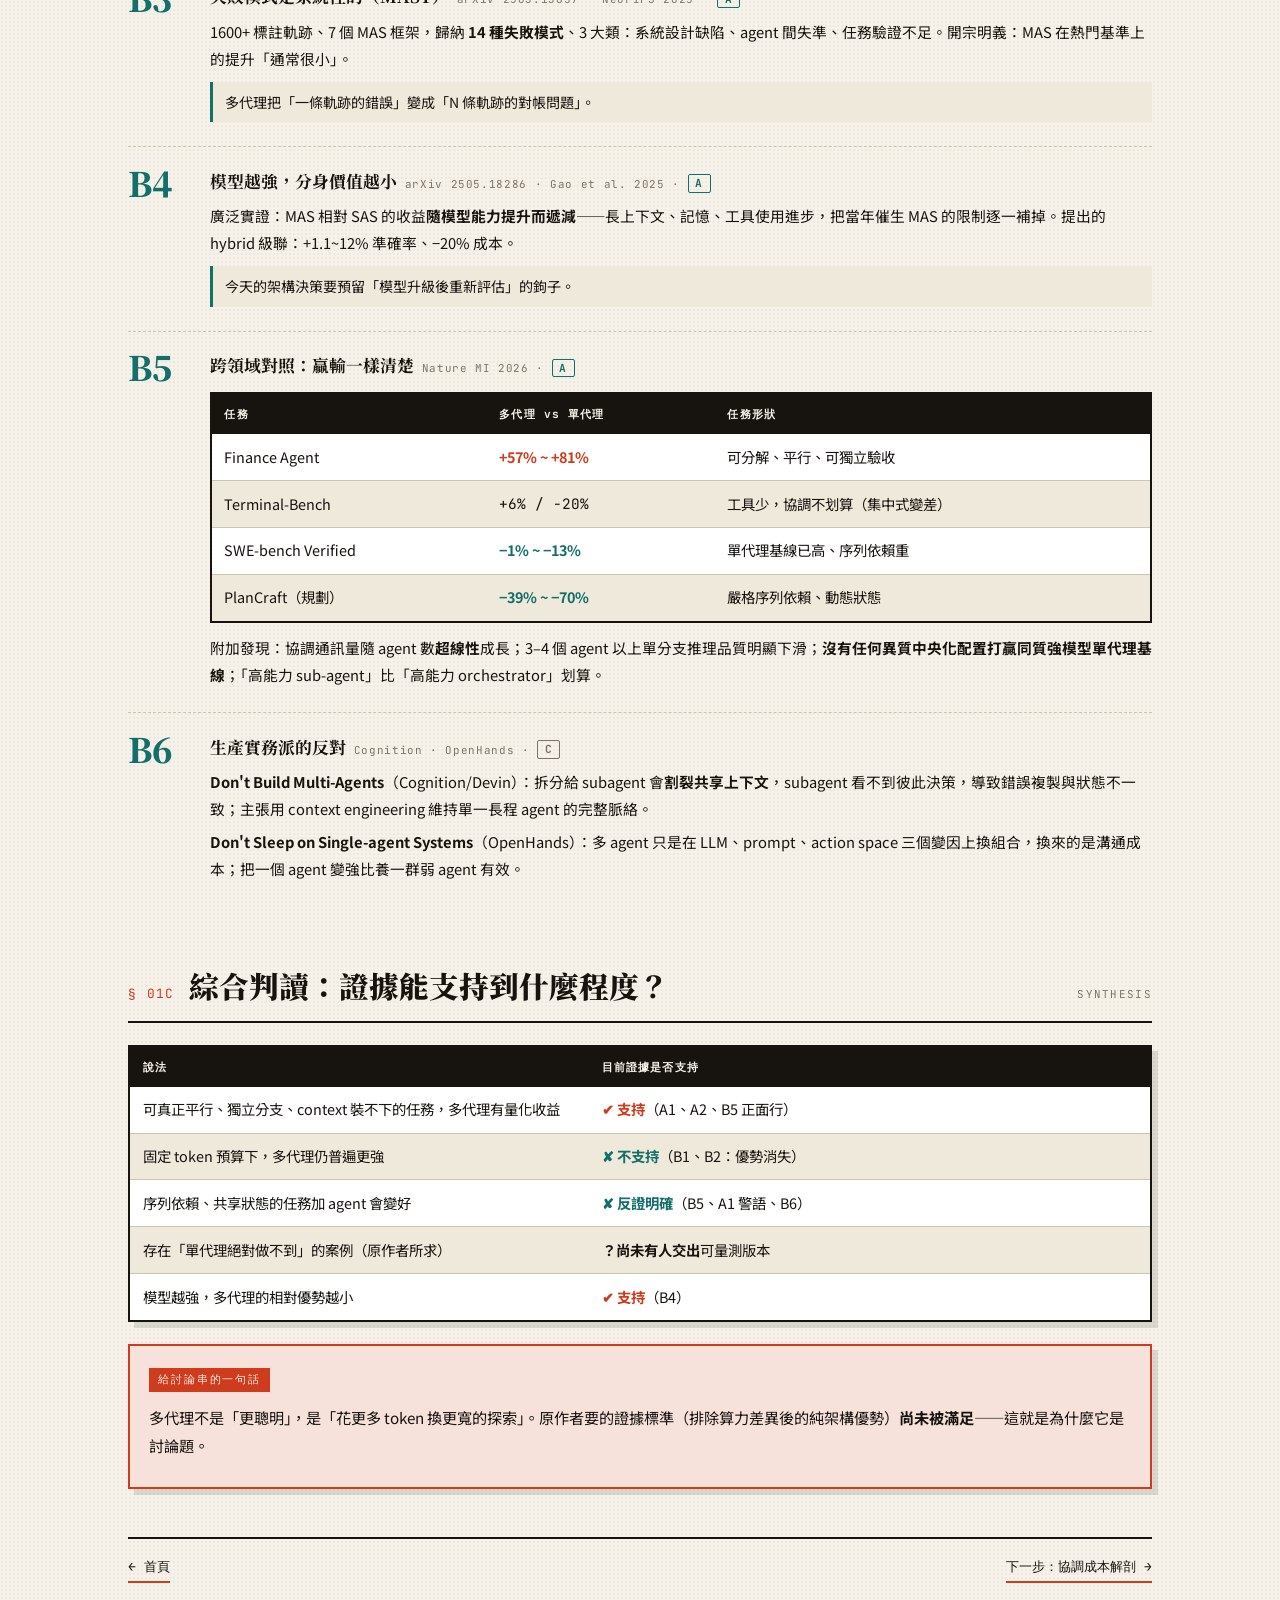
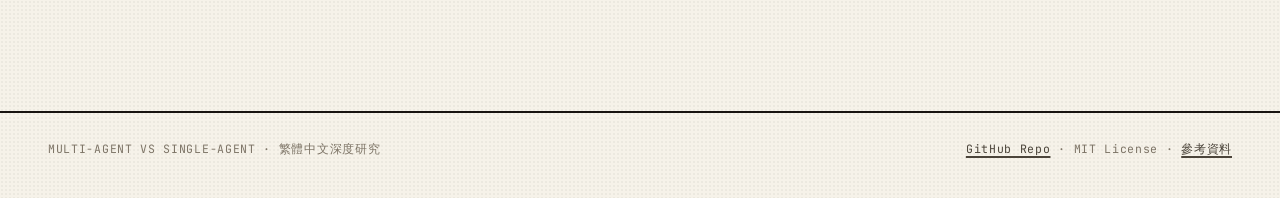
<file: evidence.html>
<!DOCTYPE html>
<html lang="zh-Hant">
<head>
<meta charset="UTF-8">
<meta name="viewport" content="width=device-width, initial-scale=1">
<title>證據盤點：多代理 vs 單代理的正反實證｜多代理 vs 單代理</title>
<meta name="description" content="11 項正反實證證據，標註 A/B/C 證據等級：Anthropic +90.2%、Nature MI 跨領域對照、控制算力後優勢消失等。">
<link rel="preconnect" href="https://fonts.googleapis.com">
<link rel="preconnect" href="https://fonts.gstatic.com" crossorigin>
<link href="https://fonts.googleapis.com/css2?family=Noto+Serif+TC:wght@700;900&family=Noto+Sans+TC:wght@400;500;700&family=JetBrains+Mono:wght@400;700&display=swap" rel="stylesheet">
<link rel="stylesheet" href="assets/css/style.css">
</head>
<body>

<header class="site-head">
  <a class="brand" href="index.html">
    <span class="brand-mark">多單</span>
    <span><span class="brand-name">多代理 vs 單代理</span><span class="brand-sub">RESEARCH DOSSIER · 2110116906581848217</span></span>
  </a>
  <nav class="site-nav">
    <a href="index.html">首頁</a>
    <a href="evidence.html" aria-current="page">證據盤點</a>
    <a href="coordination-cost.html">協調成本</a>
    <a href="decision-framework.html">決策框架</a>
    <a href="templates.html">範本</a>
    <a href="references.html">參考資料</a>
  </nav>
</header>

<main class="wrap">

  <div class="pagehead">
    <span class="kicker">§ 01 · EVIDENCE</span>
    <h1>證據盤點：多代理到底什麼時候真的比單代理好？</h1>
    <p>閱讀規則：先看證據等級，再看結論。<span class="grade gA">A</span>＝有控制變因的對照實驗 · <span class="grade gB">B</span>＝生產系統內部評測 · <span class="grade gC">C</span>＝案例或觀點。</p>
  </div>

  <!-- PRO -->
  <section class="sec">
    <div class="sec-head"><span class="sec-no">§ 01A</span><h2>支持「多代理真的贏」</h2><span class="tail">PRO</span></div>

    <div class="ev pro">
      <div class="no">A1</div>
      <div>
        <h4>Anthropic Research 系統：+90.2%<span class="src">anthropic.com · 2025-06 · <span class="grade gB">B</span></span></h4>
        <p>Lead Opus 4 + Sonnet 4 subagents 在其<strong>內部研究評測</strong>上比單一 Opus 4 高出 90.2%。任務形狀是「廣度優先」——例如列出 S&amp;P 500 資訊類股所有公司的董事，需同時追多條獨立線索，單代理的序列式搜尋來不及。</p>
        <p>機制：多代理的本質是<strong>幫你把 token 花夠</strong>。BrowseComp 分析中 token 用量單獨解釋 80% 的表現變異（加工具次數與模型選擇合計 95%）。平行化讓複雜查詢時間最多縮短 90%。</p>
        <p class="takeaway"><strong>同篇文章的警語：</strong>多代理 token 約為聊天 15×；「需要共享上下文或彼此依賴多的領域不適合」；「多數寫程式的可平行部分遠少於研究」；早期曾發生「簡單查詢就 spawn 50 個 subagent」的失控。</p>
      </div>
    </div>

    <div class="ev pro">
      <div class="no">A2</div>
      <div>
        <h4>Finance Agent：+57% ~ +81%<span class="src">Nature Machine Intelligence 2026 · <span class="grade gA">A</span></span></h4>
        <p>跨架構對照中，Finance Agent 是多代理<strong>全面大勝</strong>的領域：所有多代理架構都大幅贏過單代理。任務形狀：可分解、平行、每個分支（不同標的、不同資料源）可獨立驗收。</p>
        <p class="takeaway">這是「多代理勝出需要的條件同時成立」的最佳正面案例。</p>
      </div>
    </div>

    <div class="ev pro">
      <div class="no">A3</div>
      <div>
        <h4>抽樣式多代理（best-of-n）<span class="src">TMLR 2024 · <span class="grade gA">A</span></span></h4>
        <p>「More Agents Is All You Need」：同一題平行抽樣多個答案再聚合，效能隨 agent 數提升。</p>
        <p class="takeaway"><strong>但這是抽樣不是分工</strong>——沒有交接成本，常被拿來替「協調式 swarm」背書，屬於混用概念。</p>
      </div>
    </div>
  </section>

  <!-- CON -->
  <section class="sec">
    <div class="sec-head"><span class="sec-no">§ 01B</span><h2>支持「單代理更好／優勢被高估」</h2><span class="tail">CON</span></div>

    <div class="ev con">
      <div class="no">B1</div>
      <div>
        <h4>控制算力後，優勢蒸發<span class="src">arXiv 2604.02460 · <span class="grade gA">A</span></span></h4>
        <p>控制<strong>思考 token 預算相同</strong>後，單代理在多跳推理任務上穩定追平或打贏多代理。資訊論論證：固定預算下單代理資訊效率更高。</p>
        <p class="takeaway">許多報告的「多代理優勢」其實是<strong>沒被記帳的額外運算</strong>與基準測試假象——這正是 X 貼文的學術版：<em>“You don't have 200x the compute.”</em></p>
      </div>
    </div>

    <div class="ev con">
      <div class="no">B2</div>
      <div>
        <h4>多代理辯論打不過便宜技巧<span class="src">arXiv 2311.17371 · <span class="grade gA">A</span></span></h4>
        <p>系統性比較：多代理辯論（MAD）<strong>目前的形式無法可靠勝過</strong> self-consistency（同題多次投票）或 multi-path ensembling；且對超參數極敏感、難調優。</p>
        <p class="takeaway">想提升正確率，先用便宜的抽樣投票，再考慮養 agent 群。</p>
      </div>
    </div>

    <div class="ev con">
      <div class="no">B3</div>
      <div>
        <h4>失敗模式是系統性的（MAST）<span class="src">arXiv 2503.13657 · NeurIPS 2025 · <span class="grade gA">A</span></span></h4>
        <p>1600+ 標註軌跡、7 個 MAS 框架，歸納 <strong>14 種失敗模式</strong>、3 大類：系統設計缺陷、agent 間失準、任務驗證不足。開宗明義：MAS 在熱門基準上的提升「通常很小」。</p>
        <p class="takeaway">多代理把「一條軌跡的錯誤」變成「N 條軌跡的對帳問題」。</p>
      </div>
    </div>

    <div class="ev con">
      <div class="no">B4</div>
      <div>
        <h4>模型越強，分身價值越小<span class="src">arXiv 2505.18286 · Gao et al. 2025 · <span class="grade gA">A</span></span></h4>
        <p>廣泛實證：MAS 相對 SAS 的收益<strong>隨模型能力提升而遞減</strong>——長上下文、記憶、工具使用進步，把當年催生 MAS 的限制逐一補掉。提出的 hybrid 級聯：+1.1~12% 準確率、−20% 成本。</p>
        <p class="takeaway">今天的架構決策要預留「模型升級後重新評估」的鉤子。</p>
      </div>
    </div>

    <div class="ev con">
      <div class="no">B5</div>
      <div>
        <h4>跨領域對照：贏輸一樣清楚<span class="src">Nature MI 2026 · <span class="grade gA">A</span></span></h4>
        <div class="tblwrap" style="box-shadow:none;margin:.7rem 0">
          <table>
            <thead><tr><th>任務</th><th>多代理 vs 單代理</th><th>任務形狀</th></tr></thead>
            <tbody>
              <tr><td>Finance Agent</td><td class="win">+57% ~ +81%</td><td>可分解、平行、可獨立驗收</td></tr>
              <tr><td>Terminal-Bench</td><td class="num">+6% / −20%</td><td>工具少，協調不划算（集中式變差）</td></tr>
              <tr><td>SWE-bench Verified</td><td class="lose">−1% ~ −13%</td><td>單代理基線已高、序列依賴重</td></tr>
              <tr><td>PlanCraft（規劃）</td><td class="lose">−39% ~ −70%</td><td>嚴格序列依賴、動態狀態</td></tr>
            </tbody>
          </table>
        </div>
        <p>附加發現：協調通訊量隨 agent 數<strong>超線性</strong>成長；3–4 個 agent 以上單分支推理品質明顯下滑；<strong>沒有任何異質中央化配置打贏同質強模型單代理基線</strong>；「高能力 sub-agent」比「高能力 orchestrator」划算。</p>
      </div>
    </div>

    <div class="ev con">
      <div class="no">B6</div>
      <div>
        <h4>生產實務派的反對<span class="src">Cognition · OpenHands · <span class="grade gC">C</span></span></h4>
        <p><strong>Don't Build Multi-Agents</strong>（Cognition/Devin）：拆分給 subagent 會<strong>割裂共享上下文</strong>，subagent 看不到彼此決策，導致錯誤複製與狀態不一致；主張用 context engineering 維持單一長程 agent 的完整脈絡。</p>
        <p><strong>Don't Sleep on Single-agent Systems</strong>（OpenHands）：多 agent 只是在 LLM、prompt、action space 三個變因上換組合，換來的是溝通成本；把一個 agent 變強比養一群弱 agent 有效。</p>
      </div>
    </div>
  </section>

  <!-- SYNTHESIS -->
  <section class="sec">
    <div class="sec-head"><span class="sec-no">§ 01C</span><h2>綜合判讀：證據能支持到什麼程度？</h2><span class="tail">SYNTHESIS</span></div>
    <div class="tblwrap">
      <table>
        <thead><tr><th style="width:45%">說法</th><th>目前證據是否支持</th></tr></thead>
        <tbody>
          <tr><td>可真正平行、獨立分支、context 裝不下的任務，多代理有量化收益</td><td><strong class="win">✔ 支持</strong>（A1、A2、B5 正面行）</td></tr>
          <tr><td>固定 token 預算下，多代理仍普遍更強</td><td><strong class="lose">✘ 不支持</strong>（B1、B2：優勢消失）</td></tr>
          <tr><td>序列依賴、共享狀態的任務加 agent 會變好</td><td><strong class="lose">✘ 反證明確</strong>（B5、A1 警語、B6）</td></tr>
          <tr><td>存在「單代理絕對做不到」的案例（原作者所求）</td><td><strong>？尚未有人交出</strong>可量測版本</td></tr>
          <tr><td>模型越強，多代理的相對優勢越小</td><td><strong class="win">✔ 支持</strong>（B4）</td></tr>
        </tbody>
      </table>
    </div>
    <div class="callout warn">
      <span class="tag">給討論串的一句話</span>
      <p>多代理不是「更聰明」，是「花更多 token 換更寬的探索」。原作者要的證據標準（排除算力差異後的純架構優勢）<strong>尚未被滿足</strong>——這就是為什麼它是討論題。</p>
    </div>
  </section>

  <div class="prevnext">
    <a href="index.html">← 首頁</a>
    <a href="coordination-cost.html">下一步：協調成本解剖 →</a>
  </div>
</main>

<footer class="site-foot">
  <span>MULTI-AGENT VS SINGLE-AGENT · 繁體中文深度研究</span>
  <span><a href="https://github.com/tboydar/multi-agent-vs-single-agent-zh">GitHub Repo</a> · MIT License · <a href="references.html">參考資料</a></span>
</footer>

</body>
</html>
</file>
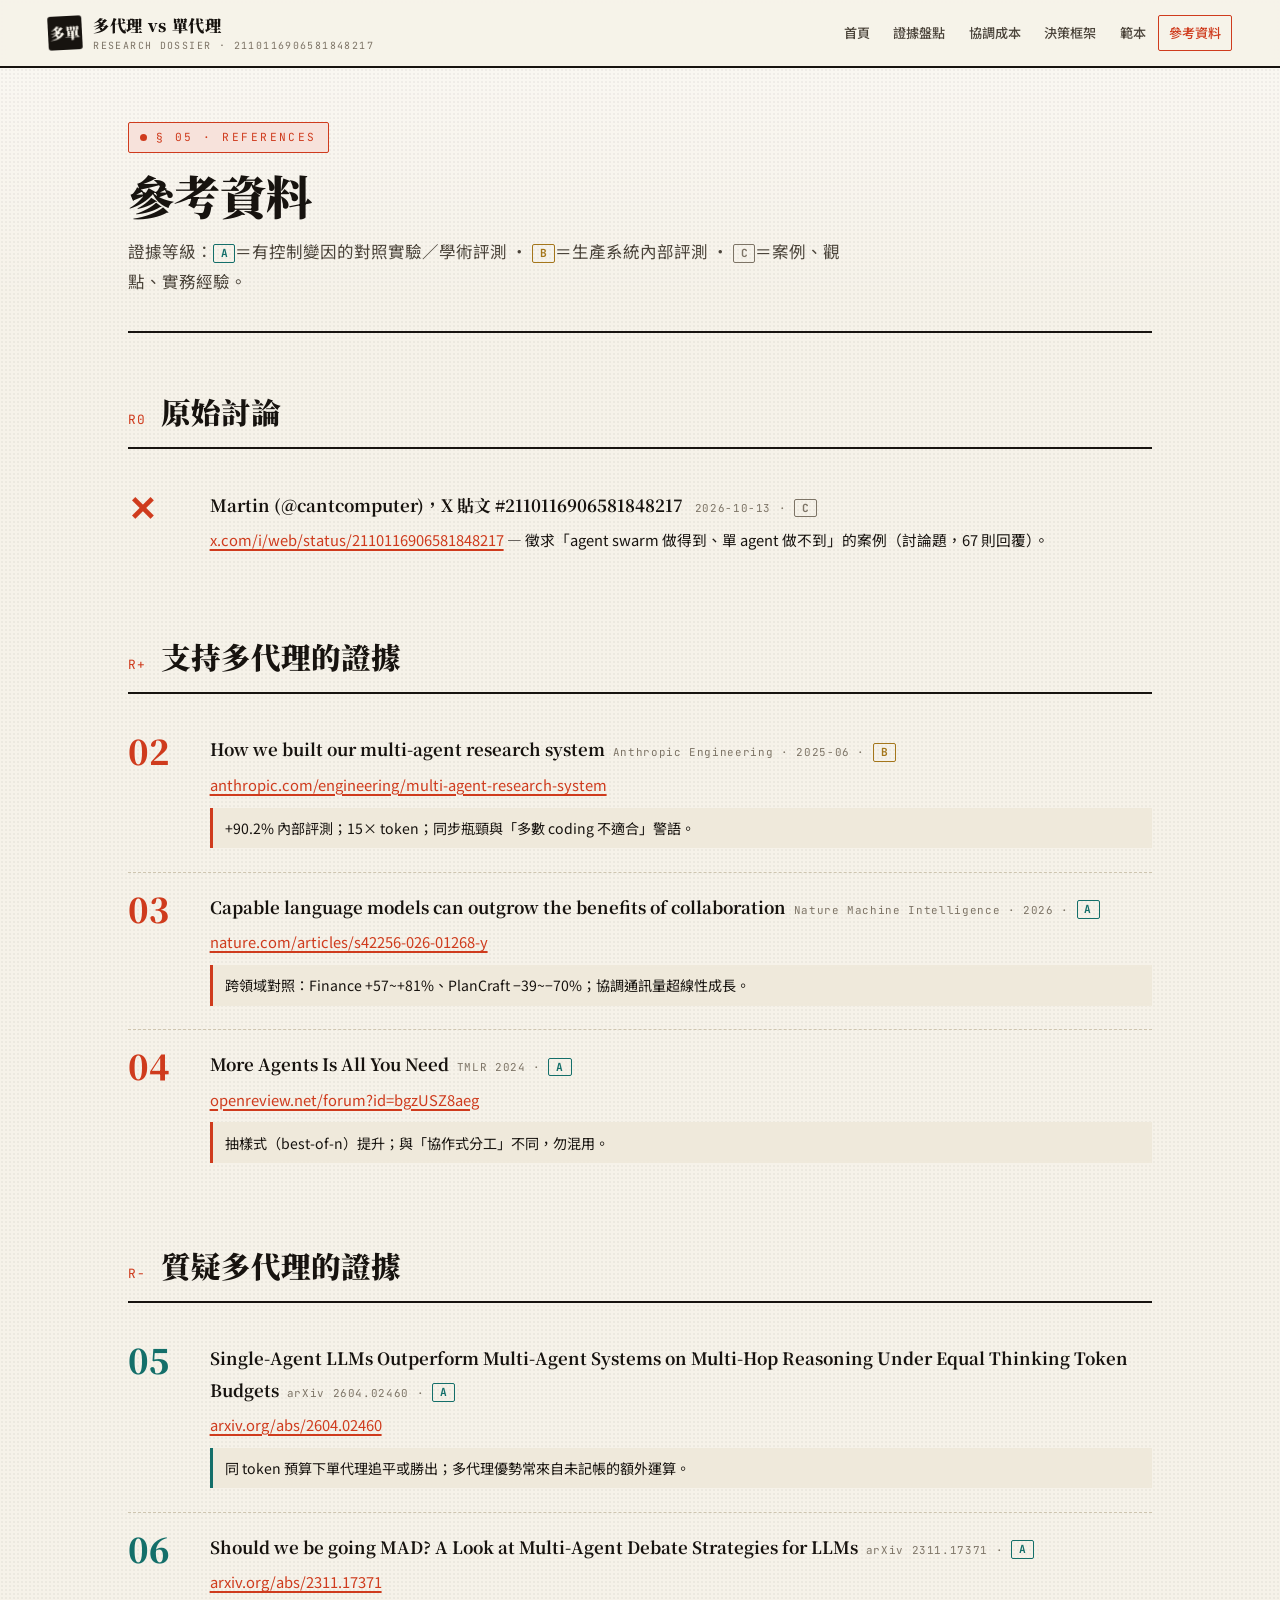
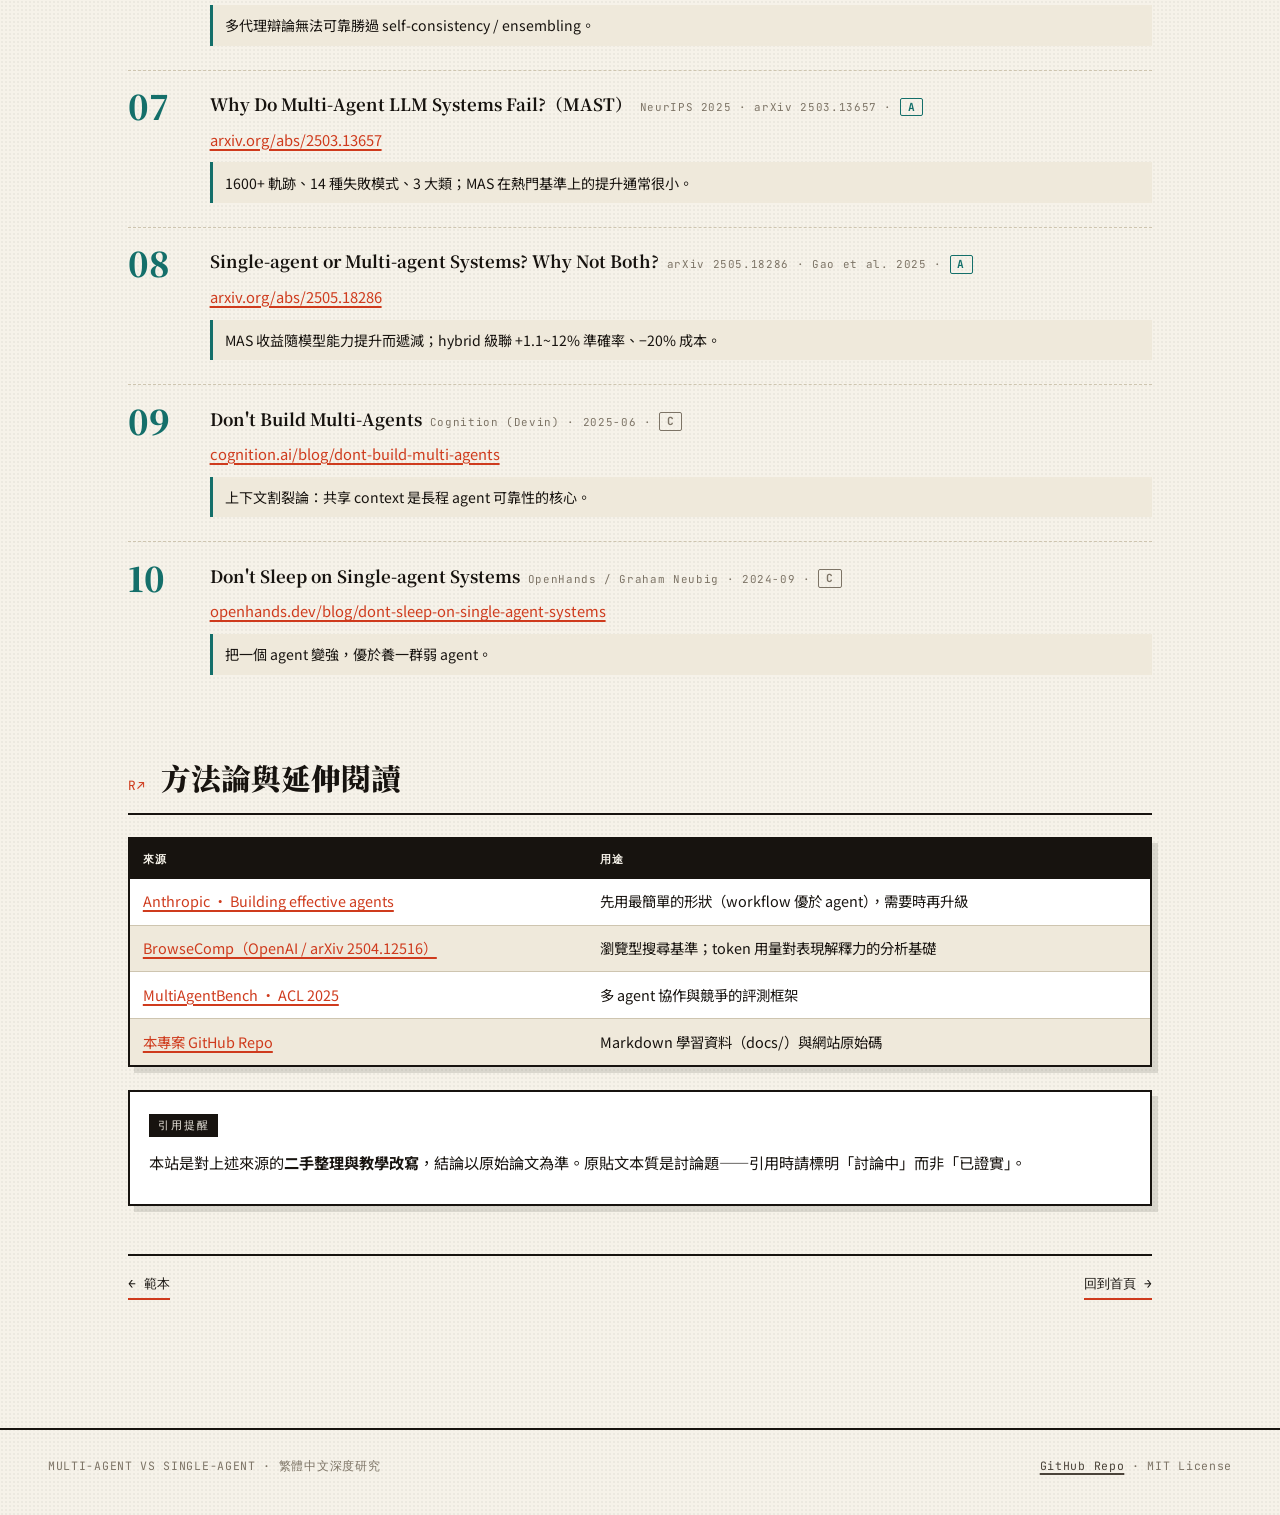
<file: references.html>
<!DOCTYPE html>
<html lang="zh-Hant">
<head>
<meta charset="UTF-8">
<meta name="viewport" content="width=device-width, initial-scale=1">
<title>參考資料｜多代理 vs 單代理</title>
<meta name="description" content="多代理 vs 單代理深度研究的全部參考來源、連結與證據等級（A/B/C）。">
<link rel="preconnect" href="https://fonts.googleapis.com">
<link rel="preconnect" href="https://fonts.gstatic.com" crossorigin>
<link href="https://fonts.googleapis.com/css2?family=Noto+Serif+TC:wght@700;900&family=Noto+Sans+TC:wght@400;500;700&family=JetBrains+Mono:wght@400;700&display=swap" rel="stylesheet">
<link rel="stylesheet" href="assets/css/style.css">
</head>
<body>

<header class="site-head">
  <a class="brand" href="index.html">
    <span class="brand-mark">多單</span>
    <span><span class="brand-name">多代理 vs 單代理</span><span class="brand-sub">RESEARCH DOSSIER · 2110116906581848217</span></span>
  </a>
  <nav class="site-nav">
    <a href="index.html">首頁</a>
    <a href="evidence.html">證據盤點</a>
    <a href="coordination-cost.html">協調成本</a>
    <a href="decision-framework.html">決策框架</a>
    <a href="templates.html">範本</a>
    <a href="references.html" aria-current="page">參考資料</a>
  </nav>
</header>

<main class="wrap">

  <div class="pagehead">
    <span class="kicker">§ 05 · REFERENCES</span>
    <h1>參考資料</h1>
    <p>證據等級：<span class="grade gA">A</span>＝有控制變因的對照實驗／學術評測 · <span class="grade gB">B</span>＝生產系統內部評測 · <span class="grade gC">C</span>＝案例、觀點、實務經驗。</p>
  </div>

  <section class="sec">
    <div class="sec-head"><span class="sec-no">R0</span><h2>原始討論</h2></div>
    <div class="ev">
      <div class="no" style="color:var(--multi)">✕</div>
      <div>
        <h4>Martin (@cantcomputer)，X 貼文 #2110116906581848217 <span class="src">2026-10-13 · <span class="grade gC">C</span></span></h4>
        <p><a href="https://x.com/i/web/status/2110116906581848217">x.com/i/web/status/2110116906581848217</a> — 徵求「agent swarm 做得到、單 agent 做不到」的案例（討論題，67 則回覆）。</p>
      </div>
    </div>
  </section>

  <section class="sec">
    <div class="sec-head"><span class="sec-no">R+</span><h2>支持多代理的證據</h2></div>

    <div class="ev pro">
      <div class="no">02</div>
      <div>
        <h4>How we built our multi-agent research system<span class="src">Anthropic Engineering · 2025-06 · <span class="grade gB">B</span></span></h4>
        <p><a href="https://www.anthropic.com/engineering/multi-agent-research-system">anthropic.com/engineering/multi-agent-research-system</a></p>
        <p class="takeaway">+90.2% 內部評測；15× token；同步瓶頸與「多數 coding 不適合」警語。</p>
      </div>
    </div>

    <div class="ev pro">
      <div class="no">03</div>
      <div>
        <h4>Capable language models can outgrow the benefits of collaboration<span class="src">Nature Machine Intelligence · 2026 · <span class="grade gA">A</span></span></h4>
        <p><a href="https://www.nature.com/articles/s42256-026-01268-y">nature.com/articles/s42256-026-01268-y</a></p>
        <p class="takeaway">跨領域對照：Finance +57~+81%、PlanCraft −39~−70%；協調通訊量超線性成長。</p>
      </div>
    </div>

    <div class="ev pro">
      <div class="no">04</div>
      <div>
        <h4>More Agents Is All You Need<span class="src">TMLR 2024 · <span class="grade gA">A</span></span></h4>
        <p><a href="https://openreview.net/forum?id=bgzUSZ8aeg">openreview.net/forum?id=bgzUSZ8aeg</a></p>
        <p class="takeaway">抽樣式（best-of-n）提升；與「協作式分工」不同，勿混用。</p>
      </div>
    </div>
  </section>

  <section class="sec">
    <div class="sec-head"><span class="sec-no">R−</span><h2>質疑多代理的證據</h2></div>

    <div class="ev con">
      <div class="no">05</div>
      <div>
        <h4>Single-Agent LLMs Outperform Multi-Agent Systems on Multi-Hop Reasoning Under Equal Thinking Token Budgets<span class="src">arXiv 2604.02460 · <span class="grade gA">A</span></span></h4>
        <p><a href="https://arxiv.org/abs/2604.02460">arxiv.org/abs/2604.02460</a></p>
        <p class="takeaway">同 token 預算下單代理追平或勝出；多代理優勢常來自未記帳的額外運算。</p>
      </div>
    </div>

    <div class="ev con">
      <div class="no">06</div>
      <div>
        <h4>Should we be going MAD? A Look at Multi-Agent Debate Strategies for LLMs<span class="src">arXiv 2311.17371 · <span class="grade gA">A</span></span></h4>
        <p><a href="https://arxiv.org/abs/2311.17371">arxiv.org/abs/2311.17371</a></p>
        <p class="takeaway">多代理辯論無法可靠勝過 self-consistency / ensembling。</p>
      </div>
    </div>

    <div class="ev con">
      <div class="no">07</div>
      <div>
        <h4>Why Do Multi-Agent LLM Systems Fail?（MAST）<span class="src">NeurIPS 2025 · arXiv 2503.13657 · <span class="grade gA">A</span></span></h4>
        <p><a href="https://arxiv.org/abs/2503.13657">arxiv.org/abs/2503.13657</a></p>
        <p class="takeaway">1600+ 軌跡、14 種失敗模式、3 大類；MAS 在熱門基準上的提升通常很小。</p>
      </div>
    </div>

    <div class="ev con">
      <div class="no">08</div>
      <div>
        <h4>Single-agent or Multi-agent Systems? Why Not Both?<span class="src">arXiv 2505.18286 · Gao et al. 2025 · <span class="grade gA">A</span></span></h4>
        <p><a href="https://arxiv.org/abs/2505.18286">arxiv.org/abs/2505.18286</a></p>
        <p class="takeaway">MAS 收益隨模型能力提升而遞減；hybrid 級聯 +1.1~12% 準確率、−20% 成本。</p>
      </div>
    </div>

    <div class="ev con">
      <div class="no">09</div>
      <div>
        <h4>Don't Build Multi-Agents<span class="src">Cognition (Devin) · 2025-06 · <span class="grade gC">C</span></span></h4>
        <p><a href="https://cognition.ai/blog/dont-build-multi-agents">cognition.ai/blog/dont-build-multi-agents</a></p>
        <p class="takeaway">上下文割裂論：共享 context 是長程 agent 可靠性的核心。</p>
      </div>
    </div>

    <div class="ev con">
      <div class="no">10</div>
      <div>
        <h4>Don't Sleep on Single-agent Systems<span class="src">OpenHands / Graham Neubig · 2024-09 · <span class="grade gC">C</span></span></h4>
        <p><a href="https://openhands.dev/blog/dont-sleep-on-single-agent-systems">openhands.dev/blog/dont-sleep-on-single-agent-systems</a></p>
        <p class="takeaway">把一個 agent 變強，優於養一群弱 agent。</p>
      </div>
    </div>
  </section>

  <section class="sec">
    <div class="sec-head"><span class="sec-no">R↗</span><h2>方法論與延伸閱讀</h2></div>
    <div class="tblwrap">
      <table>
        <thead><tr><th>來源</th><th>用途</th></tr></thead>
        <tbody>
          <tr><td><a href="https://www.anthropic.com/engineering/building-effective-agents">Anthropic · Building effective agents</a></td><td>先用最簡單的形狀（workflow 優於 agent），需要時再升級</td></tr>
          <tr><td><a href="https://arxiv.org/abs/2504.12516">BrowseComp（OpenAI / arXiv 2504.12516）</a></td><td>瀏覽型搜尋基準；token 用量對表現解釋力的分析基礎</td></tr>
          <tr><td><a href="https://arxiv.org/abs/2503.01935">MultiAgentBench · ACL 2025</a></td><td>多 agent 協作與競爭的評測框架</td></tr>
          <tr><td><a href="https://github.com/tboydar/multi-agent-vs-single-agent-zh">本專案 GitHub Repo</a></td><td>Markdown 學習資料（docs/）與網站原始碼</td></tr>
        </tbody>
      </table>
    </div>
    <div class="callout">
      <span class="tag">引用提醒</span>
      <p>本站是對上述來源的<strong>二手整理與教學改寫</strong>，結論以原始論文為準。原貼文本質是討論題——引用時請標明「討論中」而非「已證實」。</p>
    </div>
  </section>

  <div class="prevnext">
    <a href="templates.html">← 範本</a>
    <a href="index.html">回到首頁 →</a>
  </div>
</main>

<footer class="site-foot">
  <span>MULTI-AGENT VS SINGLE-AGENT · 繁體中文深度研究</span>
  <span><a href="https://github.com/tboydar/multi-agent-vs-single-agent-zh">GitHub Repo</a> · MIT License</span>
</footer>

</body>
</html>
</file>
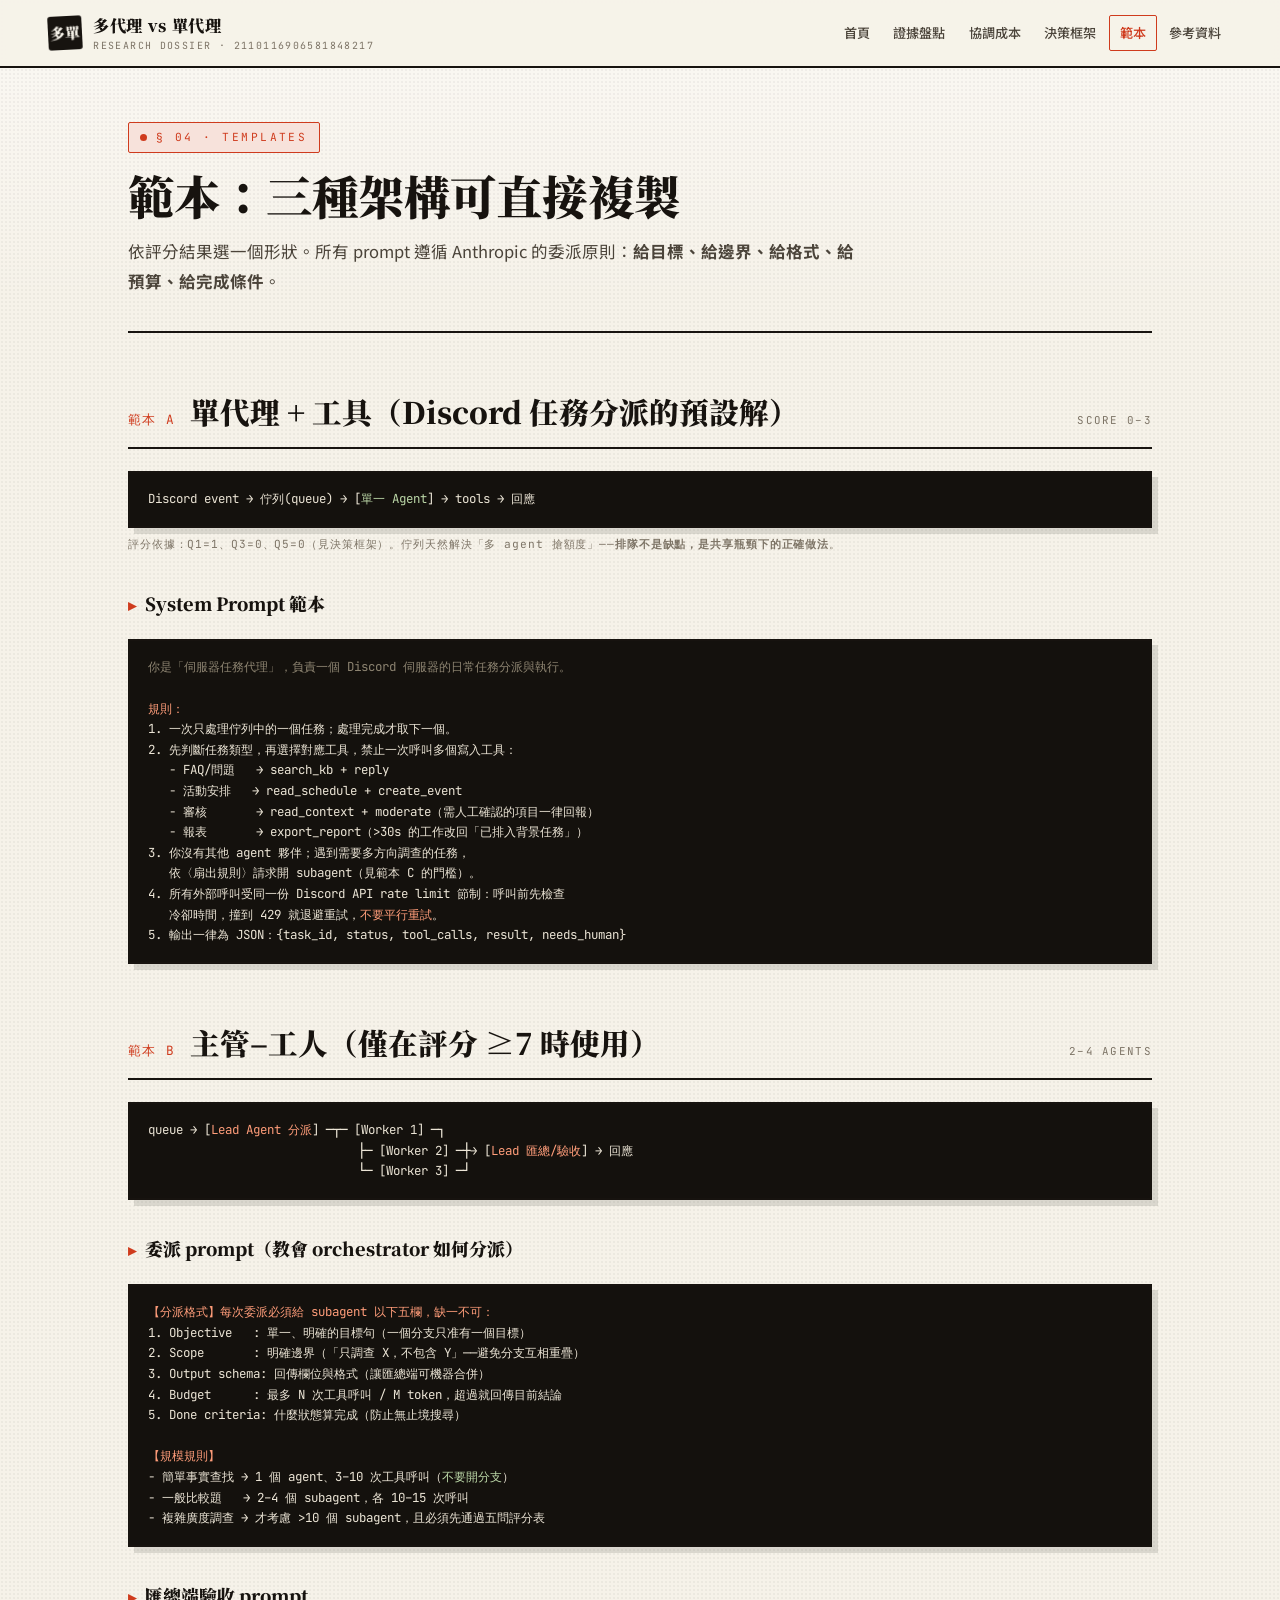
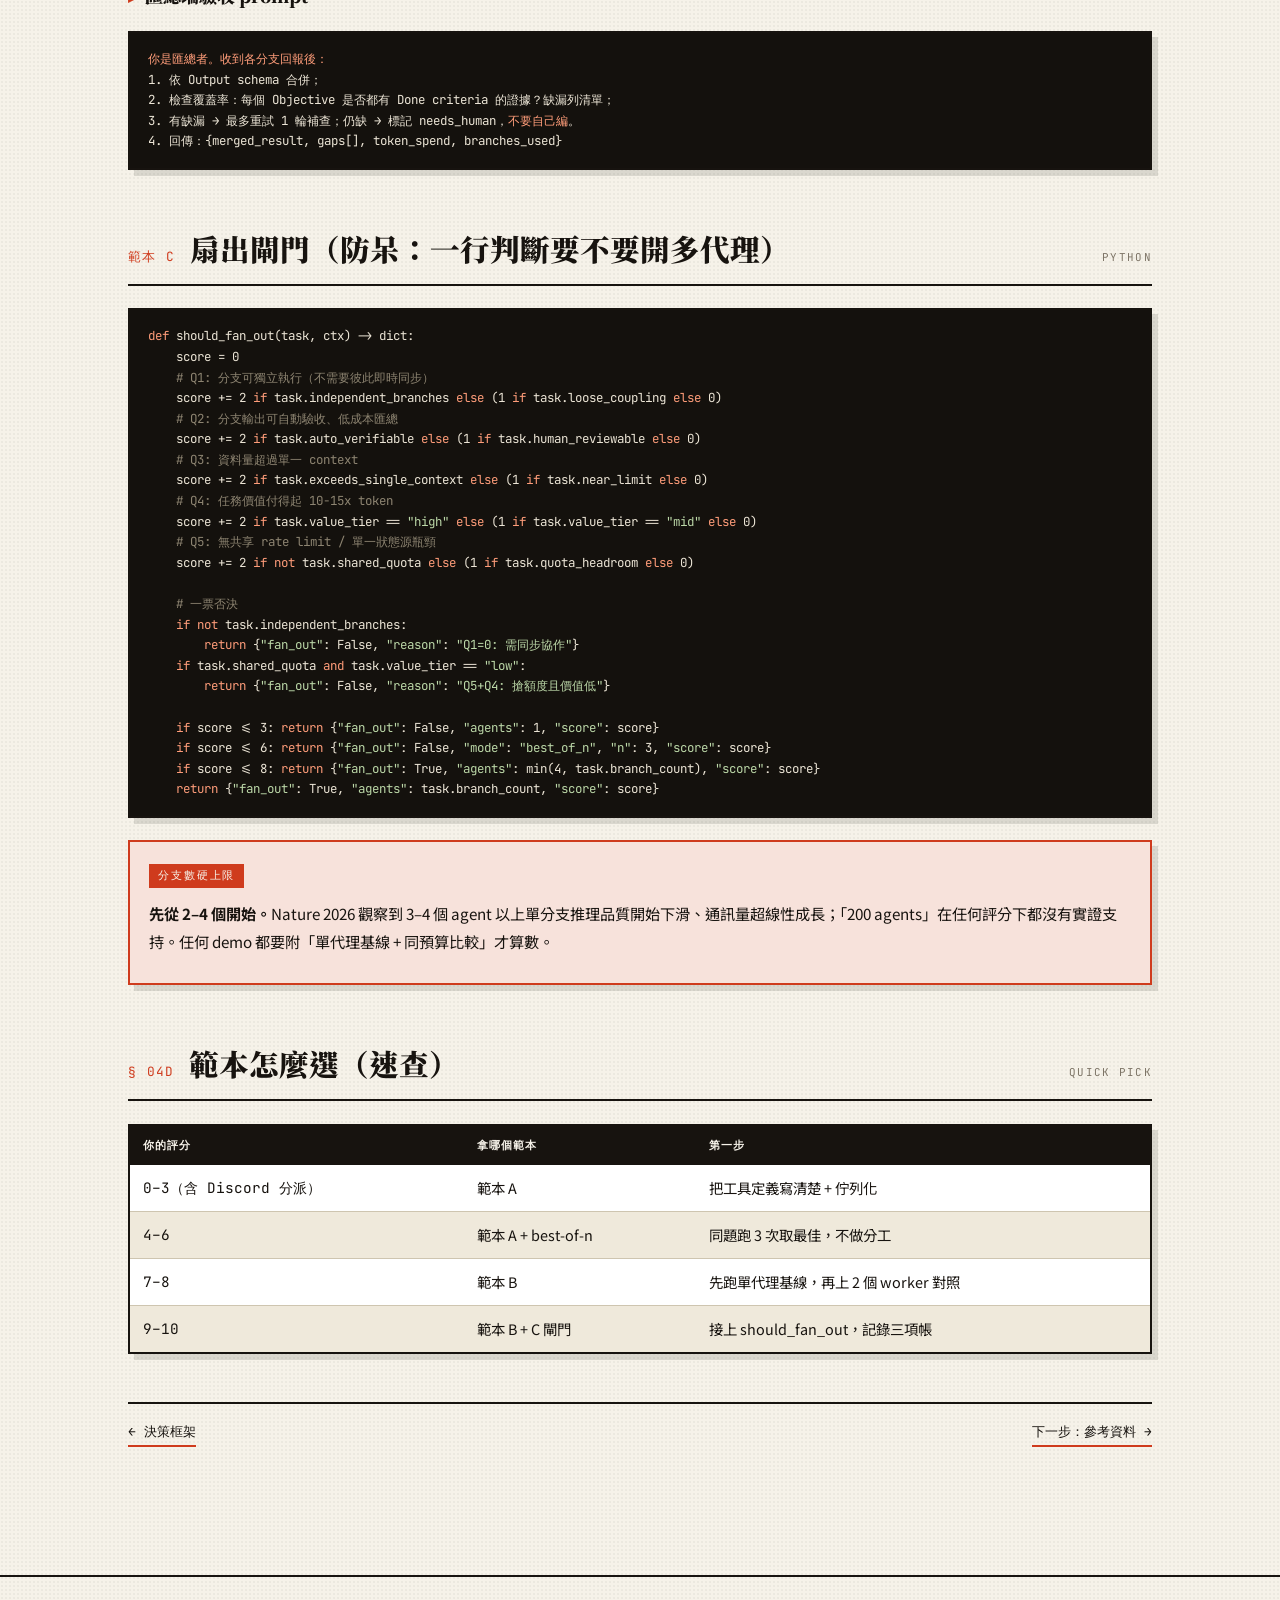
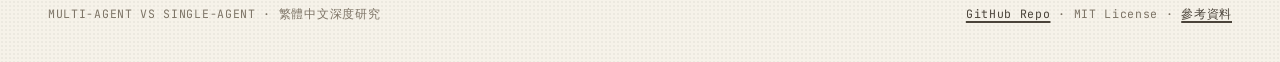
<file: templates.html>
<!DOCTYPE html>
<html lang="zh-Hant">
<head>
<meta charset="UTF-8">
<meta name="viewport" content="width=device-width, initial-scale=1">
<title>範本：三種架構的 Prompt 與程式碼｜多代理 vs 單代理</title>
<meta name="description" content="可直接複製的範本：單代理+工具（Discord 任務分派預設解）、主管–工人的委派與匯總 prompt、扇出閘門 Python 判定程式碼。">
<link rel="preconnect" href="https://fonts.googleapis.com">
<link rel="preconnect" href="https://fonts.gstatic.com" crossorigin>
<link href="https://fonts.googleapis.com/css2?family=Noto+Serif+TC:wght@700;900&family=Noto+Sans+TC:wght@400;500;700&family=JetBrains+Mono:wght@400;700&display=swap" rel="stylesheet">
<link rel="stylesheet" href="assets/css/style.css">
</head>
<body>

<header class="site-head">
  <a class="brand" href="index.html">
    <span class="brand-mark">多單</span>
    <span><span class="brand-name">多代理 vs 單代理</span><span class="brand-sub">RESEARCH DOSSIER · 2110116906581848217</span></span>
  </a>
  <nav class="site-nav">
    <a href="index.html">首頁</a>
    <a href="evidence.html">證據盤點</a>
    <a href="coordination-cost.html">協調成本</a>
    <a href="decision-framework.html">決策框架</a>
    <a href="templates.html" aria-current="page">範本</a>
    <a href="references.html">參考資料</a>
  </nav>
</header>

<main class="wrap">

  <div class="pagehead">
    <span class="kicker">§ 04 · TEMPLATES</span>
    <h1>範本：三種架構可直接複製</h1>
    <p>依評分結果選一個形狀。所有 prompt 遵循 Anthropic 的委派原則：<strong>給目標、給邊界、給格式、給預算、給完成條件</strong>。</p>
  </div>

  <!-- Template A -->
  <section class="sec">
    <div class="sec-head"><span class="sec-no">範本 A</span><h2>單代理 + 工具（Discord 任務分派的預設解）</h2><span class="tail">SCORE 0–3</span></div>
<pre>Discord event → 佇列(queue) → [<span class="s">單一 Agent</span>] → tools → 回應</pre>
    <p class="figcap">評分依據：Q1=1、Q3=0、Q5=0（見決策框架）。佇列天然解決「多 agent 搶額度」——<strong>排隊不是缺點，是共享瓶頸下的正確做法</strong>。</p>

    <h3 class="sub">System Prompt 範本</h3>
<pre><span class="c">你是「伺服器任務代理」，負責一個 Discord 伺服器的日常任務分派與執行。</span>

<span class="k">規則：</span>
1. 一次只處理佇列中的一個任務；處理完成才取下一個。
2. 先判斷任務類型，再選擇對應工具，禁止一次呼叫多個寫入工具：
   - FAQ/問題   → search_kb + reply
   - 活動安排   → read_schedule + create_event
   - 審核       → read_context + moderate（需人工確認的項目一律回報）
   - 報表       → export_report（&gt;30s 的工作改回「已排入背景任務」）
3. 你沒有其他 agent 夥伴；遇到需要多方向調查的任務，
   依〈扇出規則〉請求開 subagent（見範本 C 的門檻）。
4. 所有外部呼叫受同一份 Discord API rate limit 節制：呼叫前先檢查
   冷卻時間，撞到 429 就退避重試，<span class="k">不要平行重試</span>。
5. 輸出一律為 JSON：{task_id, status, tool_calls, result, needs_human}</pre>
  </section>

  <!-- Template B -->
  <section class="sec">
    <div class="sec-head"><span class="sec-no">範本 B</span><h2>主管–工人（僅在評分 ≥7 時使用）</h2><span class="tail">2–4 AGENTS</span></div>
<pre>queue → [<span class="k">Lead Agent 分派</span>] ─┬─ [Worker 1] ─┐
                              ├─ [Worker 2] ─┼→ [<span class="k">Lead 匯總/驗收</span>] → 回應
                              └─ [Worker 3] ─┘</pre>

    <h3 class="sub">委派 prompt（教會 orchestrator 如何分派）</h3>
<pre><span class="k">【分派格式】每次委派必須給 subagent 以下五欄，缺一不可：</span>
1. Objective   : 單一、明確的目標句（一個分支只准有一個目標）
2. Scope       : 明確邊界（「只調查 X，不包含 Y」——避免分支互相重疊）
3. Output schema: 回傳欄位與格式（讓匯總端可機器合併）
4. Budget      : 最多 N 次工具呼叫 / M token，超過就回傳目前結論
5. Done criteria: 什麼狀態算完成（防止無止境搜尋）

<span class="k">【規模規則】</span>
- 簡單事實查找 → 1 個 agent、3–10 次工具呼叫（<span class="s">不要開分支</span>）
- 一般比較題   → 2–4 個 subagent，各 10–15 次呼叫
- 複雜廣度調查 → 才考慮 &gt;10 個 subagent，且必須先通過五問評分表</pre>

    <h3 class="sub">匯總端驗收 prompt</h3>
<pre><span class="k">你是匯總者。收到各分支回報後：</span>
1. 依 Output schema 合併；
2. 檢查覆蓋率：每個 Objective 是否都有 Done criteria 的證據？缺漏列清單；
3. 有缺漏 → 最多重試 1 輪補查；仍缺 → 標記 needs_human，<span class="k">不要自己編</span>。
4. 回傳：{merged_result, gaps[], token_spend, branches_used}</pre>
  </section>

  <!-- Template C -->
  <section class="sec">
    <div class="sec-head"><span class="sec-no">範本 C</span><h2>扇出閘門（防呆：一行判斷要不要開多代理）</h2><span class="tail">PYTHON</span></div>
<pre><span class="k">def</span> should_fan_out(task, ctx) -&gt; dict:
    score = 0
    <span class="c"># Q1: 分支可獨立執行（不需要彼此即時同步）</span>
    score += 2 <span class="k">if</span> task.independent_branches <span class="k">else</span> (1 <span class="k">if</span> task.loose_coupling <span class="k">else</span> 0)
    <span class="c"># Q2: 分支輸出可自動驗收、低成本匯總</span>
    score += 2 <span class="k">if</span> task.auto_verifiable <span class="k">else</span> (1 <span class="k">if</span> task.human_reviewable <span class="k">else</span> 0)
    <span class="c"># Q3: 資料量超過單一 context</span>
    score += 2 <span class="k">if</span> task.exceeds_single_context <span class="k">else</span> (1 <span class="k">if</span> task.near_limit <span class="k">else</span> 0)
    <span class="c"># Q4: 任務價值付得起 10-15x token</span>
    score += 2 <span class="k">if</span> task.value_tier == <span class="s">"high"</span> <span class="k">else</span> (1 <span class="k">if</span> task.value_tier == <span class="s">"mid"</span> <span class="k">else</span> 0)
    <span class="c"># Q5: 無共享 rate limit / 單一狀態源瓶頸</span>
    score += 2 <span class="k">if not</span> task.shared_quota <span class="k">else</span> (1 <span class="k">if</span> task.quota_headroom <span class="k">else</span> 0)

    <span class="c"># 一票否決</span>
    <span class="k">if not</span> task.independent_branches:
        <span class="k">return</span> {<span class="s">"fan_out"</span>: False, <span class="s">"reason"</span>: <span class="s">"Q1=0: 需同步協作"</span>}
    <span class="k">if</span> task.shared_quota <span class="k">and</span> task.value_tier == <span class="s">"low"</span>:
        <span class="k">return</span> {<span class="s">"fan_out"</span>: False, <span class="s">"reason"</span>: <span class="s">"Q5+Q4: 搶額度且價值低"</span>}

    <span class="k">if</span> score &lt;= 3: <span class="k">return</span> {<span class="s">"fan_out"</span>: False, <span class="s">"agents"</span>: 1, <span class="s">"score"</span>: score}
    <span class="k">if</span> score &lt;= 6: <span class="k">return</span> {<span class="s">"fan_out"</span>: False, <span class="s">"mode"</span>: <span class="s">"best_of_n"</span>, <span class="s">"n"</span>: 3, <span class="s">"score"</span>: score}
    <span class="k">if</span> score &lt;= 8: <span class="k">return</span> {<span class="s">"fan_out"</span>: True, <span class="s">"agents"</span>: min(4, task.branch_count), <span class="s">"score"</span>: score}
    <span class="k">return</span> {<span class="s">"fan_out"</span>: True, <span class="s">"agents"</span>: task.branch_count, <span class="s">"score"</span>: score}</pre>
    <div class="callout warn">
      <span class="tag">分支數硬上限</span>
      <p><strong>先從 2–4 個開始。</strong>Nature 2026 觀察到 3–4 個 agent 以上單分支推理品質開始下滑、通訊量超線性成長；「200 agents」在任何評分下都沒有實證支持。任何 demo 都要附「單代理基線 + 同預算比較」才算數。</p>
    </div>
  </section>

  <section class="sec">
    <div class="sec-head"><span class="sec-no">§ 04D</span><h2>範本怎麼選（速查）</h2><span class="tail">QUICK PICK</span></div>
    <div class="tblwrap">
      <table>
        <thead><tr><th>你的評分</th><th>拿哪個範本</th><th>第一步</th></tr></thead>
        <tbody>
          <tr><td class="num">0–3（含 Discord 分派）</td><td>範本 A</td><td>把工具定義寫清楚 + 佇列化</td></tr>
          <tr><td class="num">4–6</td><td>範本 A + best-of-n</td><td>同題跑 3 次取最佳，不做分工</td></tr>
          <tr><td class="num">7–8</td><td>範本 B</td><td>先跑單代理基線，再上 2 個 worker 對照</td></tr>
          <tr><td class="num">9–10</td><td>範本 B + C 閘門</td><td>接上 should_fan_out，記錄三項帳</td></tr>
        </tbody>
      </table>
    </div>
  </section>

  <div class="prevnext">
    <a href="decision-framework.html">← 決策框架</a>
    <a href="references.html">下一步：參考資料 →</a>
  </div>
</main>

<footer class="site-foot">
  <span>MULTI-AGENT VS SINGLE-AGENT · 繁體中文深度研究</span>
  <span><a href="https://github.com/tboydar/multi-agent-vs-single-agent-zh">GitHub Repo</a> · MIT License · <a href="references.html">參考資料</a></span>
</footer>

</body>
</html>
</file>
<file: assets/css/style.css>
/* ============================================================
   多代理 vs 單代理 — 深度研究站
   Aesthetic: 研究報告 / editorial paper
   paper + ink + 朱紅 (multi) + 靛青 (single)
   ============================================================ */

:root {
  --paper: #f6f2e9;
  --paper-2: #efe9db;
  --paper-3: #e7e0cf;
  --ink: #17130f;
  --ink-2: #4b443a;
  --ink-3: #7d7466;
  --line: #cec5b0;
  --multi: #cf3b1d;      /* 多代理 */
  --multi-soft: #f7e2db;
  --single: #146f6a;     /* 單代理 */
  --single-soft: #dcebe9;
  --gold: #a4761b;
  --shadow: 6px 6px 0 rgba(23, 19, 15, .12);
  --serif: "Noto Serif TC", "Songti TC", serif;
  --sans: "Noto Sans TC", "PingFang TC", sans-serif;
  --mono: "JetBrains Mono", "SF Mono", monospace;
}

* { box-sizing: border-box; }

html { scroll-behavior: smooth; }

body {
  margin: 0;
  background-color: var(--paper);
  background-image:
    radial-gradient(rgba(23,19,15,.045) 1px, transparent 1px),
    linear-gradient(180deg, rgba(255,255,255,.5), rgba(255,255,255,0) 300px);
  background-size: 4px 4px, 100% 100%;
  color: var(--ink);
  font-family: var(--sans);
  font-size: 16.5px;
  line-height: 1.85;
  -webkit-font-smoothing: antialiased;
}

::selection { background: var(--multi); color: #fff; }

/* ---------- header ---------- */
.site-head {
  position: sticky; top: 0; z-index: 50;
  display: flex; align-items: center; gap: 1.2rem;
  padding: .65rem clamp(1rem, 4vw, 3rem);
  background: rgba(246,242,233,.92);
  backdrop-filter: blur(6px);
  border-bottom: 2.5px solid var(--ink);
}
.brand { display: flex; align-items: center; gap: .7rem; text-decoration: none; color: var(--ink); }
.brand-mark {
  width: 34px; height: 34px; display: grid; place-items: center;
  background: var(--ink); color: var(--paper);
  font-family: var(--serif); font-weight: 900; font-size: 15px;
  border-radius: 3px; transform: rotate(-3deg);
}
.brand-name { font-family: var(--serif); font-weight: 900; font-size: 1.02rem; letter-spacing: .04em; }
.brand-sub { font-family: var(--mono); font-size: .62rem; color: var(--ink-3); letter-spacing: .14em; display: block; margin-top: -4px; }

.site-nav { margin-left: auto; display: flex; gap: .1rem; flex-wrap: wrap; }
.site-nav a {
  font-family: var(--sans); font-size: .82rem; font-weight: 500;
  color: var(--ink-2); text-decoration: none;
  padding: .3rem .62rem; border: 1.5px solid transparent; border-radius: 2px;
}
.site-nav a:hover { border-color: var(--ink); background: var(--ink); color: var(--paper); }
.site-nav a[aria-current="page"] { border-color: var(--multi); color: var(--multi); }

/* ---------- layout ---------- */
.wrap { max-width: 1120px; margin: 0 auto; padding: clamp(1.5rem, 4vw, 3.2rem) clamp(1rem, 4vw, 3rem) 4rem; }
.narrow { max-width: 780px; }

/* ---------- hero ---------- */
.hero { position: relative; padding: clamp(1rem,3vw,2rem) 0 2.5rem; }
.kicker {
  display: inline-flex; align-items: center; gap: .55rem;
  font-family: var(--mono); font-size: .7rem; letter-spacing: .22em;
  color: var(--multi); text-transform: uppercase;
  border: 1.5px solid var(--multi); padding: .25rem .7rem; border-radius: 2px;
  background: var(--multi-soft);
}
.kicker::before { content: ""; width: 7px; height: 7px; background: var(--multi); border-radius: 50%; }

h1.title {
  font-family: var(--serif); font-weight: 900;
  font-size: clamp(2.1rem, 6vw, 4rem);
  line-height: 1.18; letter-spacing: .01em;
  margin: 1.1rem 0 .4rem;
}
h1.title .hi { color: var(--multi); }
h1.title .ho { color: var(--single); text-decoration: underline; text-decoration-thickness: 4px; text-underline-offset: 8px; text-decoration-color: rgba(20,111,106,.35); }
.deck { font-size: 1.06rem; color: var(--ink-2); max-width: 46em; margin: .8rem 0 0; }

.hero-grid { display: grid; grid-template-columns: 1.35fr .85fr; gap: 2rem; align-items: start; }
@media (max-width: 860px) { .hero-grid { grid-template-columns: 1fr; } }

/* tweet card */
.tweetcard {
  background: #fff; border: 2px solid var(--ink);
  box-shadow: var(--shadow);
  padding: 1.2rem 1.3rem 1rem;
  position: relative;
}
.tweetcard::after {
  content: "討論題・非定論";
  position: absolute; top: -14px; right: 14px;
  font-family: var(--mono); font-size: .64rem; letter-spacing: .18em;
  background: var(--multi); color: #fff; padding: .2rem .6rem;
  transform: rotate(2deg);
}
.tweet-meta { display: flex; gap: .6rem; align-items: center; font-family: var(--mono); font-size: .72rem; color: var(--ink-3); }
.tweet-who { font-weight: 700; color: var(--ink); font-size: .82rem; }
.tweet-body { font-family: var(--serif); font-size: .98rem; line-height: 1.75; margin: .8rem 0 .7rem; border-left: 3px solid var(--line); padding-left: .9rem; }
.tweet-body em { font-style: normal; background: linear-gradient(transparent 62%, var(--multi-soft) 62%); }
.tweet-stats { display: flex; gap: 1.1rem; font-family: var(--mono); font-size: .72rem; color: var(--ink-2); border-top: 1px dashed var(--line); padding-top: .6rem; }
.tweet-stats b { color: var(--multi); }

/* ---------- big numbers ---------- */
.statband {
  display: grid; grid-template-columns: repeat(auto-fit, minmax(210px, 1fr));
  border: 2.5px solid var(--ink); background: var(--paper-2);
  margin: 2.4rem 0;
  box-shadow: var(--shadow);
}
.stat { padding: 1.15rem 1.2rem; border-right: 1.5px dashed var(--line); }
.stat:last-child { border-right: 0; }
.stat .num { font-family: var(--serif); font-weight: 900; font-size: clamp(1.9rem,4vw,2.6rem); line-height: 1; color: var(--multi); }
.stat .num.teal { color: var(--single); }
.stat .lbl { font-family: var(--mono); font-size: .68rem; letter-spacing: .1em; color: var(--ink-3); margin-top: .45rem; display: block; }
.stat .desc { font-size: .86rem; color: var(--ink-2); margin-top: .3rem; line-height: 1.6; }

/* ---------- sections ---------- */
.sec { margin: 3.2rem 0 0; }
.sec-head { display: flex; align-items: baseline; gap: .9rem; border-bottom: 2.5px solid var(--ink); padding-bottom: .5rem; margin-bottom: 1.4rem; }
.sec-no { font-family: var(--mono); font-size: .8rem; color: var(--multi); letter-spacing: .1em; }
.sec-head h2 { font-family: var(--serif); font-weight: 900; font-size: clamp(1.35rem,3vw,1.85rem); margin: 0; }
.sec-head .tail { margin-left: auto; font-family: var(--mono); font-size: .68rem; color: var(--ink-3); letter-spacing: .12em; }

h3.sub { font-family: var(--serif); font-weight: 900; font-size: 1.12rem; margin: 2rem 0 .6rem; display: flex; gap: .55rem; align-items: baseline; }
h3.sub::before { content: "▸"; color: var(--multi); font-size: .9em; }

p { margin: .75rem 0; }
.lead { font-size: 1.04rem; }
a { color: var(--multi); text-decoration-thickness: 1.5px; text-underline-offset: 3px; }
a:hover { background: var(--multi-soft); }

/* ---------- callouts ---------- */
.callout {
  border: 2px solid var(--ink); background: #fff;
  padding: 1rem 1.2rem; margin: 1.4rem 0; box-shadow: var(--shadow);
  font-size: .95rem;
}
.callout .tag {
  font-family: var(--mono); font-size: .66rem; letter-spacing: .18em;
  display: inline-block; padding: .12rem .55rem; margin-bottom: .5rem;
  background: var(--ink); color: var(--paper);
}
.callout.warn { border-color: var(--multi); background: var(--multi-soft); }
.callout.warn .tag { background: var(--multi); }
.callout.good { border-color: var(--single); background: var(--single-soft); }
.callout.good .tag { background: var(--single); }
.callout p:first-of-type { margin-top: .2rem; }

/* ---------- tables ---------- */
.tblwrap { overflow-x: auto; margin: 1.3rem 0; border: 2px solid var(--ink); background: #fff; box-shadow: var(--shadow); }
table { border-collapse: collapse; width: 100%; font-size: .9rem; }
th, td { padding: .6rem .8rem; text-align: left; border-bottom: 1px solid var(--line); vertical-align: top; }
thead th {
  background: var(--ink); color: var(--paper);
  font-family: var(--mono); font-size: .7rem; letter-spacing: .1em; font-weight: 700;
  border-bottom: 0;
}
tbody tr:last-child td { border-bottom: 0; }
tbody tr:nth-child(even) { background: var(--paper-2); }
td.num, th.num { font-family: var(--mono); }
.win { color: var(--multi); font-weight: 700; }
.lose { color: var(--single); font-weight: 700; }
.grade {
  font-family: var(--mono); font-size: .7rem; font-weight: 700;
  padding: .08rem .42rem; border: 1.5px solid currentColor; border-radius: 2px;
}
.gA { color: var(--single); } .gB { color: var(--gold); } .gC { color: var(--ink-3); }

/* ---------- evidence cards ---------- */
.ev { display: grid; grid-template-columns: 64px 1fr; gap: 1.1rem; padding: 1.15rem 0; border-bottom: 1.5px dashed var(--line); }
.ev:last-child { border-bottom: 0; }
.ev .no { font-family: var(--serif); font-weight: 900; font-size: 2.1rem; color: var(--line); line-height: 1; }
.ev.pro .no { color: var(--multi); }
.ev.con .no { color: var(--single); }
.ev h4 { font-family: var(--serif); font-size: 1.05rem; margin: 0 0 .35rem; }
.ev h4 .src { font-family: var(--mono); font-size: .68rem; color: var(--ink-3); font-weight: 400; letter-spacing: .06em; margin-left: .5rem; }
.ev p { font-size: .92rem; margin: .35rem 0; }
.ev .takeaway { font-size: .88rem; background: var(--paper-2); border-left: 3px solid var(--ink); padding: .45rem .8rem; margin-top: .6rem; }
.ev.pro .takeaway { border-color: var(--multi); }
.ev.con .takeaway { border-color: var(--single); }

/* ---------- cost cards ---------- */
.cost-grid { display: grid; grid-template-columns: repeat(auto-fit, minmax(240px, 1fr)); gap: 1.1rem; margin: 1.4rem 0; }
.cost {
  border: 2px solid var(--ink); background: #fff; padding: 1rem 1.05rem;
  position: relative; box-shadow: var(--shadow);
}
.cost .ci { font-family: var(--mono); font-size: .68rem; color: var(--multi); letter-spacing: .16em; }
.cost h4 { font-family: var(--serif); font-size: 1.05rem; margin: .3rem 0 .5rem; }
.cost p { font-size: .87rem; margin: .4rem 0; color: var(--ink-2); }
.cost .meter { height: 8px; background: var(--paper-3); margin-top: .7rem; border: 1px solid var(--line); }
.cost .meter i { display: block; height: 100%; background: var(--multi); }

/* ---------- code ---------- */
pre {
  background: #14110d; color: #ece5d6; border: 2px solid var(--ink);
  padding: 1rem 1.1rem; overflow-x: auto; font-family: var(--mono);
  font-size: .78rem; line-height: 1.65; box-shadow: var(--shadow);
  margin: 1.2rem 0;
}
pre .c { color: #8d8471; }
pre .k { color: #ff9d7a; }
pre .s { color: #bcd8a8; }
code.inline { font-family: var(--mono); font-size: .85em; background: var(--paper-3); padding: .1rem .35rem; border: 1px solid var(--line); }

.figcap { font-family: var(--mono); font-size: .7rem; color: var(--ink-3); letter-spacing: .08em; margin-top: -.8rem; }

/* ---------- decision tool ---------- */
.scorebox { border: 2.5px solid var(--ink); background: #fff; box-shadow: var(--shadow); margin: 1.6rem 0; }
.score-q { display: grid; grid-template-columns: 1fr auto; gap: 1rem; align-items: center; padding: .9rem 1.1rem; border-bottom: 1.5px dashed var(--line); }
.score-q .qtxt strong { font-family: var(--serif); font-size: .98rem; display: block; }
.score-q .qtxt span { font-size: .8rem; color: var(--ink-3); }
.seg { display: flex; border: 1.5px solid var(--ink); }
.seg button {
  font-family: var(--mono); font-size: .78rem; font-weight: 700;
  background: var(--paper); color: var(--ink-2);
  border: 0; border-right: 1.5px solid var(--ink);
  padding: .32rem .78rem; cursor: pointer;
}
.seg button:last-child { border-right: 0; }
.seg button.on { background: var(--ink); color: var(--paper); }
.seg button.on[data-v="2"] { background: var(--multi); color: #fff; }

.score-result { display: flex; align-items: center; gap: 1.2rem; flex-wrap: wrap; padding: 1rem 1.1rem; background: var(--paper-2); }
.score-total { font-family: var(--serif); font-weight: 900; font-size: 2.4rem; line-height: 1; color: var(--multi); }
.score-total small { font-size: .9rem; color: var(--ink-3); font-weight: 400; }
.score-verdict { font-weight: 700; font-size: 1.02rem; }
.score-verdict .badge { display: inline-block; font-family: var(--mono); font-size: .72rem; background: var(--ink); color: var(--paper); padding: .15rem .55rem; margin-right: .5rem; letter-spacing: .1em; }
.score-note { font-size: .84rem; color: var(--ink-2); width: 100%; border-top: 1px dashed var(--line); padding-top: .6rem; }

/* ---------- toc / index list ---------- */
.index { list-style: none; padding: 0; margin: 1.2rem 0; counter-reset: idx; }
.index li { counter-increment: idx; border-bottom: 1.5px solid var(--line); }
.index a {
  display: grid; grid-template-columns: 52px 1fr auto; gap: 1rem; align-items: baseline;
  padding: .85rem .3rem; text-decoration: none; color: var(--ink);
}
.index a::before { content: "0" counter(idx); font-family: var(--mono); font-size: .78rem; color: var(--multi); letter-spacing: .1em; }
.index a:hover { background: var(--paper-2); }
.index .t { font-family: var(--serif); font-weight: 900; font-size: 1.05rem; }
.index .d { display: block; font-family: var(--sans); font-weight: 400; font-size: .84rem; color: var(--ink-3); margin-top: .15rem; }
.index .arrow { font-family: var(--mono); color: var(--ink-3); }
.index a:hover .arrow { color: var(--multi); }

/* ---------- two-column compare ---------- */
.vs { display: grid; grid-template-columns: 1fr 1fr; gap: 1.2rem; margin: 1.5rem 0; }
@media (max-width: 760px) { .vs { grid-template-columns: 1fr; } }
.vs .col { border: 2px solid var(--ink); background: #fff; padding: 1.1rem 1.15rem; box-shadow: var(--shadow); }
.vs .col.multi { border-top: 8px solid var(--multi); }
.vs .col.single { border-top: 8px solid var(--single); }
.vs h4 { font-family: var(--serif); font-weight: 900; margin: 0 0 .6rem; font-size: 1.05rem; }
.vs ul { margin: .4rem 0; padding-left: 1.1rem; font-size: .89rem; }
.vs li { margin: .3rem 0; }

/* ---------- footer ---------- */
.site-foot {
  border-top: 2.5px solid var(--ink); margin-top: 4rem;
  padding: 1.6rem clamp(1rem,4vw,3rem) 2.4rem;
  font-family: var(--mono); font-size: .72rem; color: var(--ink-3);
  letter-spacing: .06em;
  display: flex; gap: 1.4rem; flex-wrap: wrap; justify-content: space-between;
}
.site-foot a { color: var(--ink-2); }

/* ---------- reveal ---------- */
.reveal { opacity: 0; transform: translateY(14px); animation: rise .7s cubic-bezier(.2,.7,.2,1) forwards; }
.reveal:nth-child(2) { animation-delay: .08s; }
.reveal:nth-child(3) { animation-delay: .16s; }
@keyframes rise { to { opacity: 1; transform: none; } }
@media (prefers-reduced-motion: reduce) { .reveal { animation: none; opacity: 1; transform: none; } }

/* page header for inner pages */
.pagehead { border-bottom: 2.5px solid var(--ink); padding-bottom: 1.4rem; margin-bottom: 1rem; }
.pagehead .kicker { margin-bottom: .9rem; }
.pagehead h1 { font-family: var(--serif); font-weight: 900; font-size: clamp(1.8rem,4.5vw,2.9rem); margin: 0; line-height: 1.22; }
.pagehead p { color: var(--ink-2); max-width: 44em; }

.prevnext { display: flex; justify-content: space-between; gap: 1rem; margin-top: 3rem; border-top: 2px solid var(--ink); padding-top: 1rem; }
.prevnext a { font-family: var(--mono); font-size: .8rem; text-decoration: none; color: var(--ink); border-bottom: 2px solid var(--multi); padding-bottom: .1rem; }
</file>
